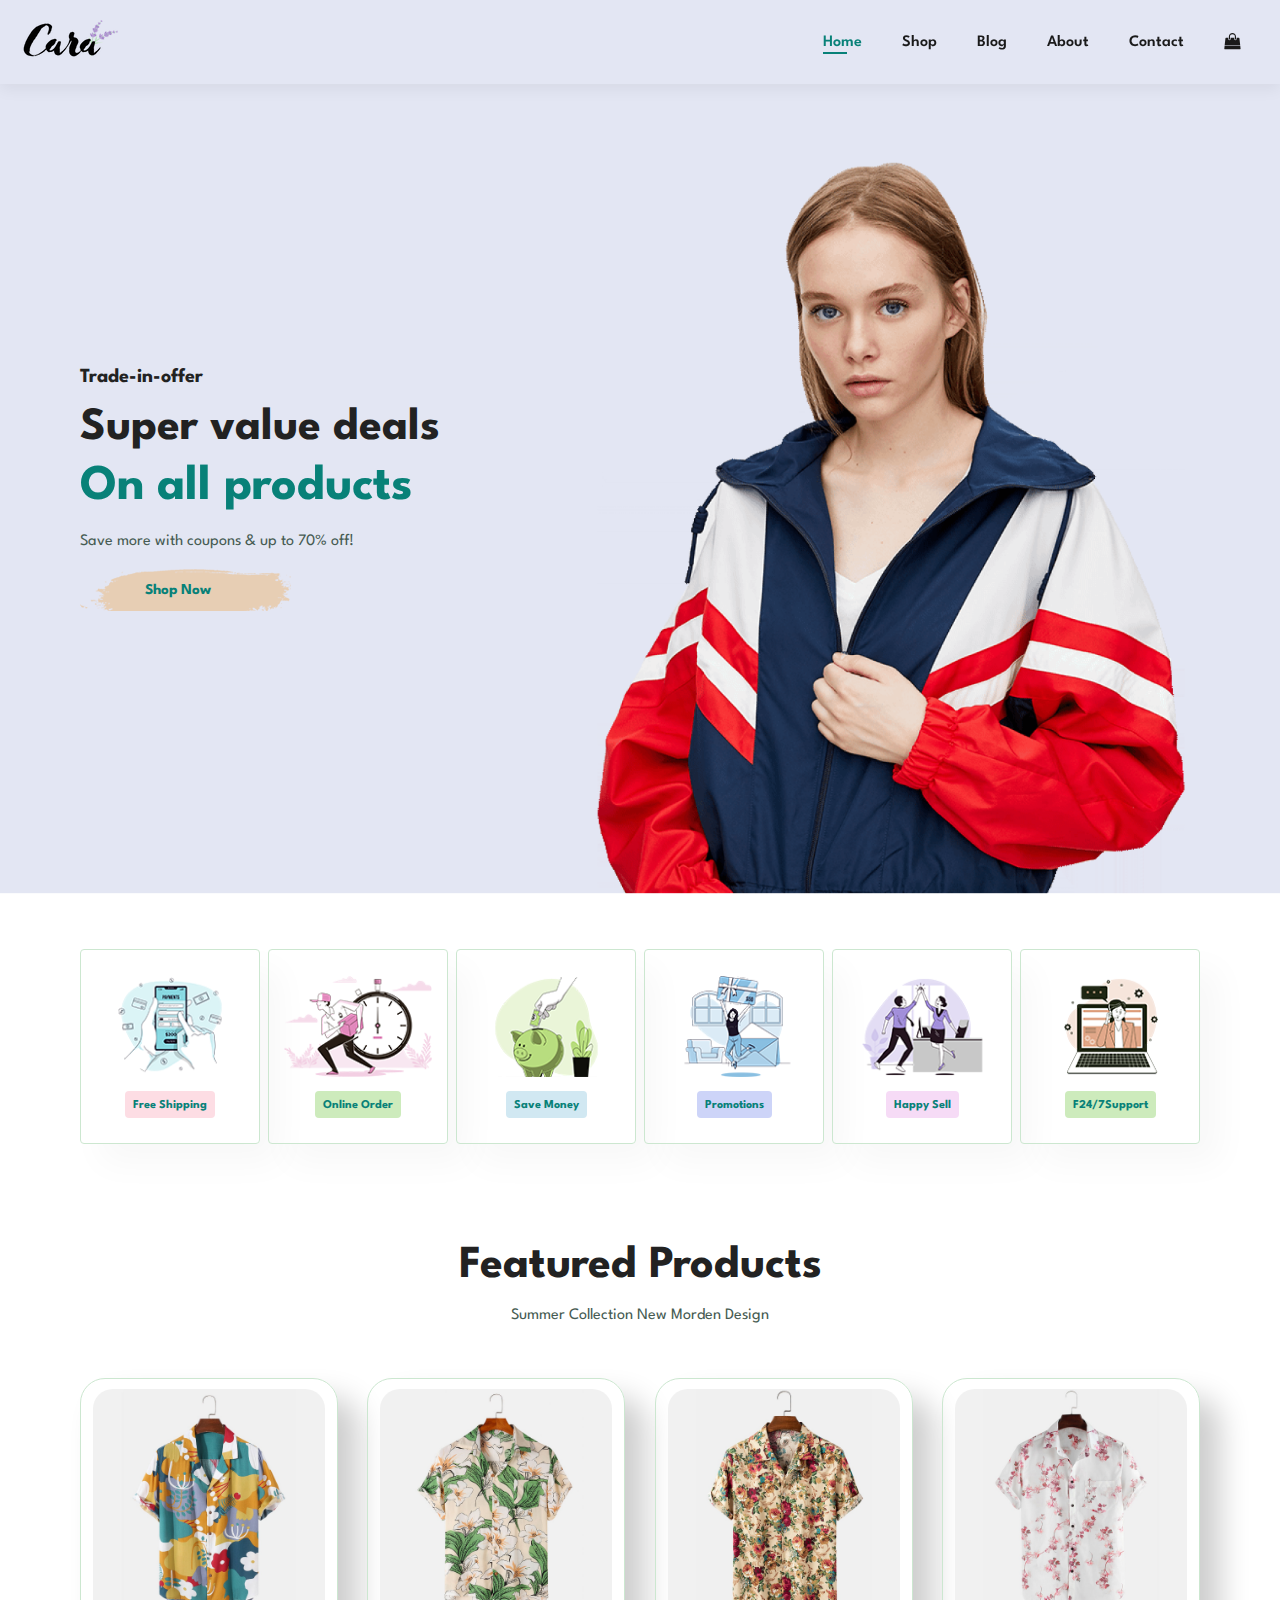
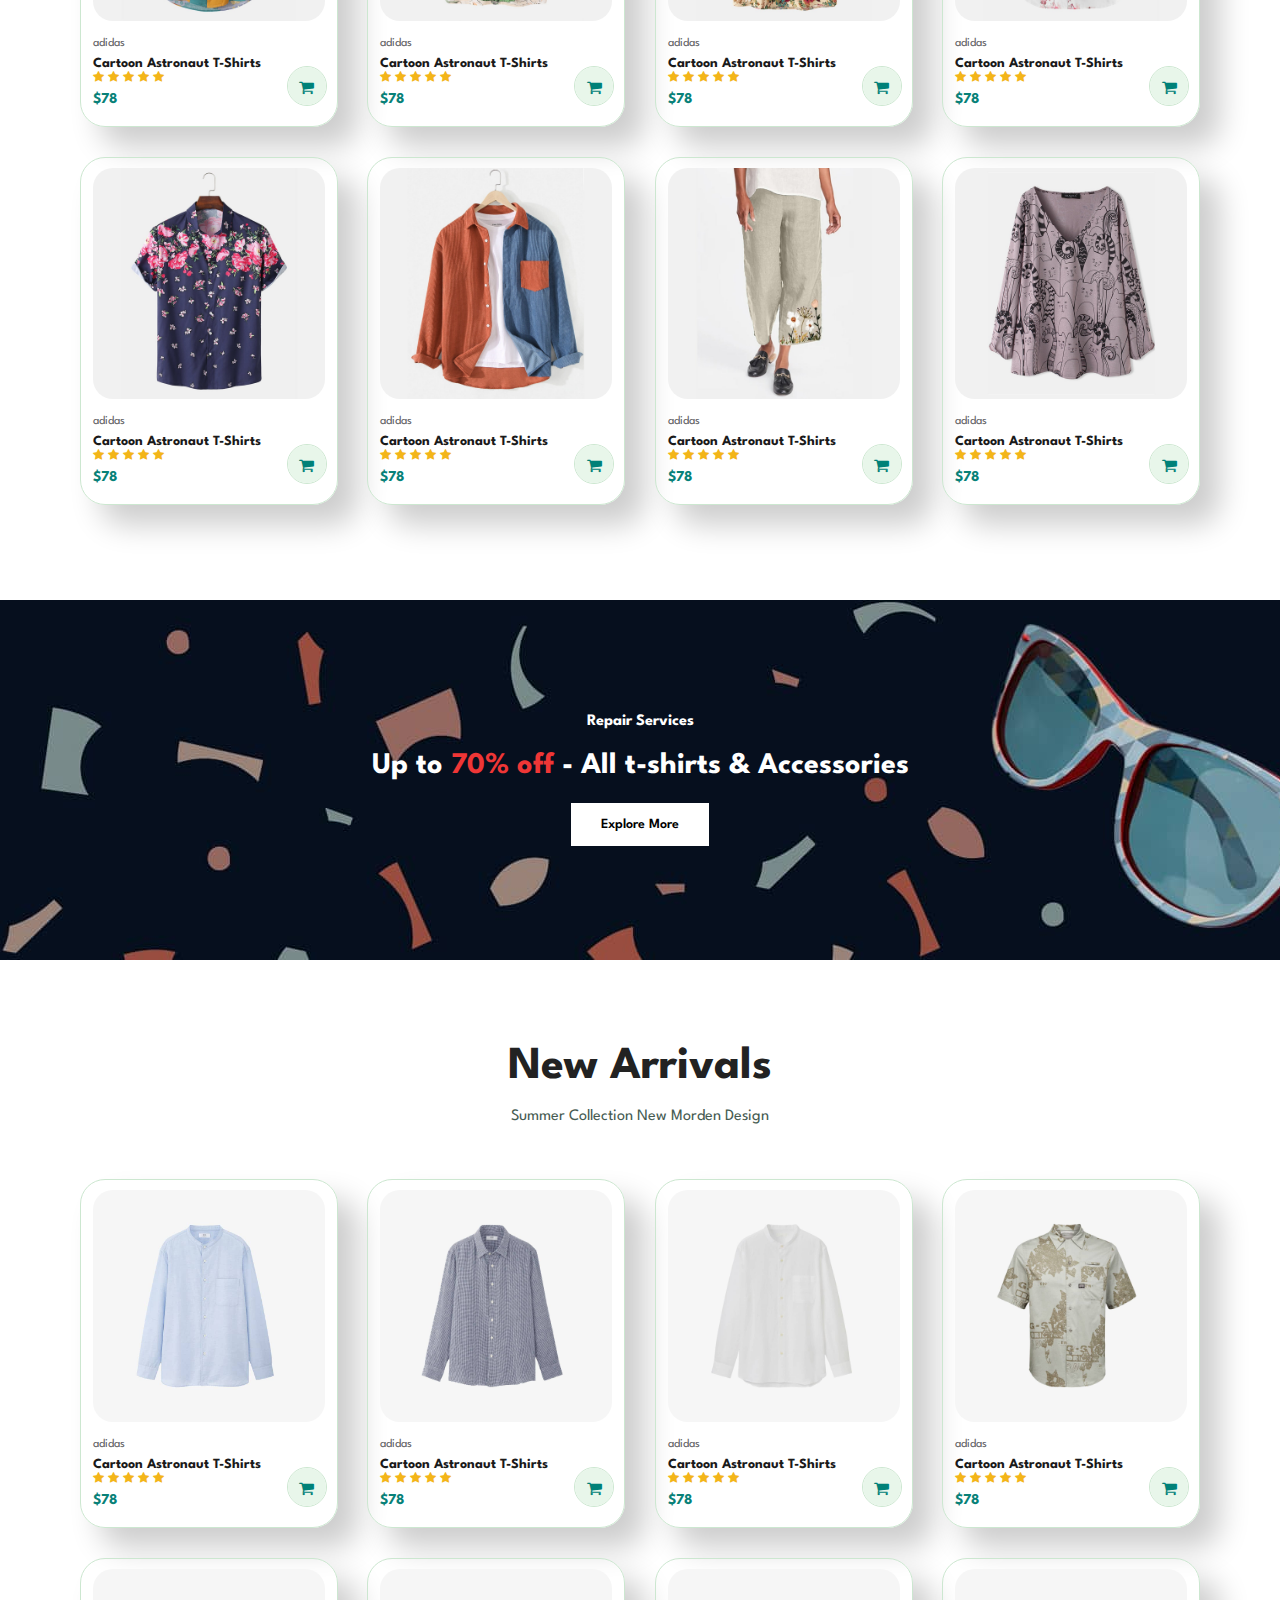
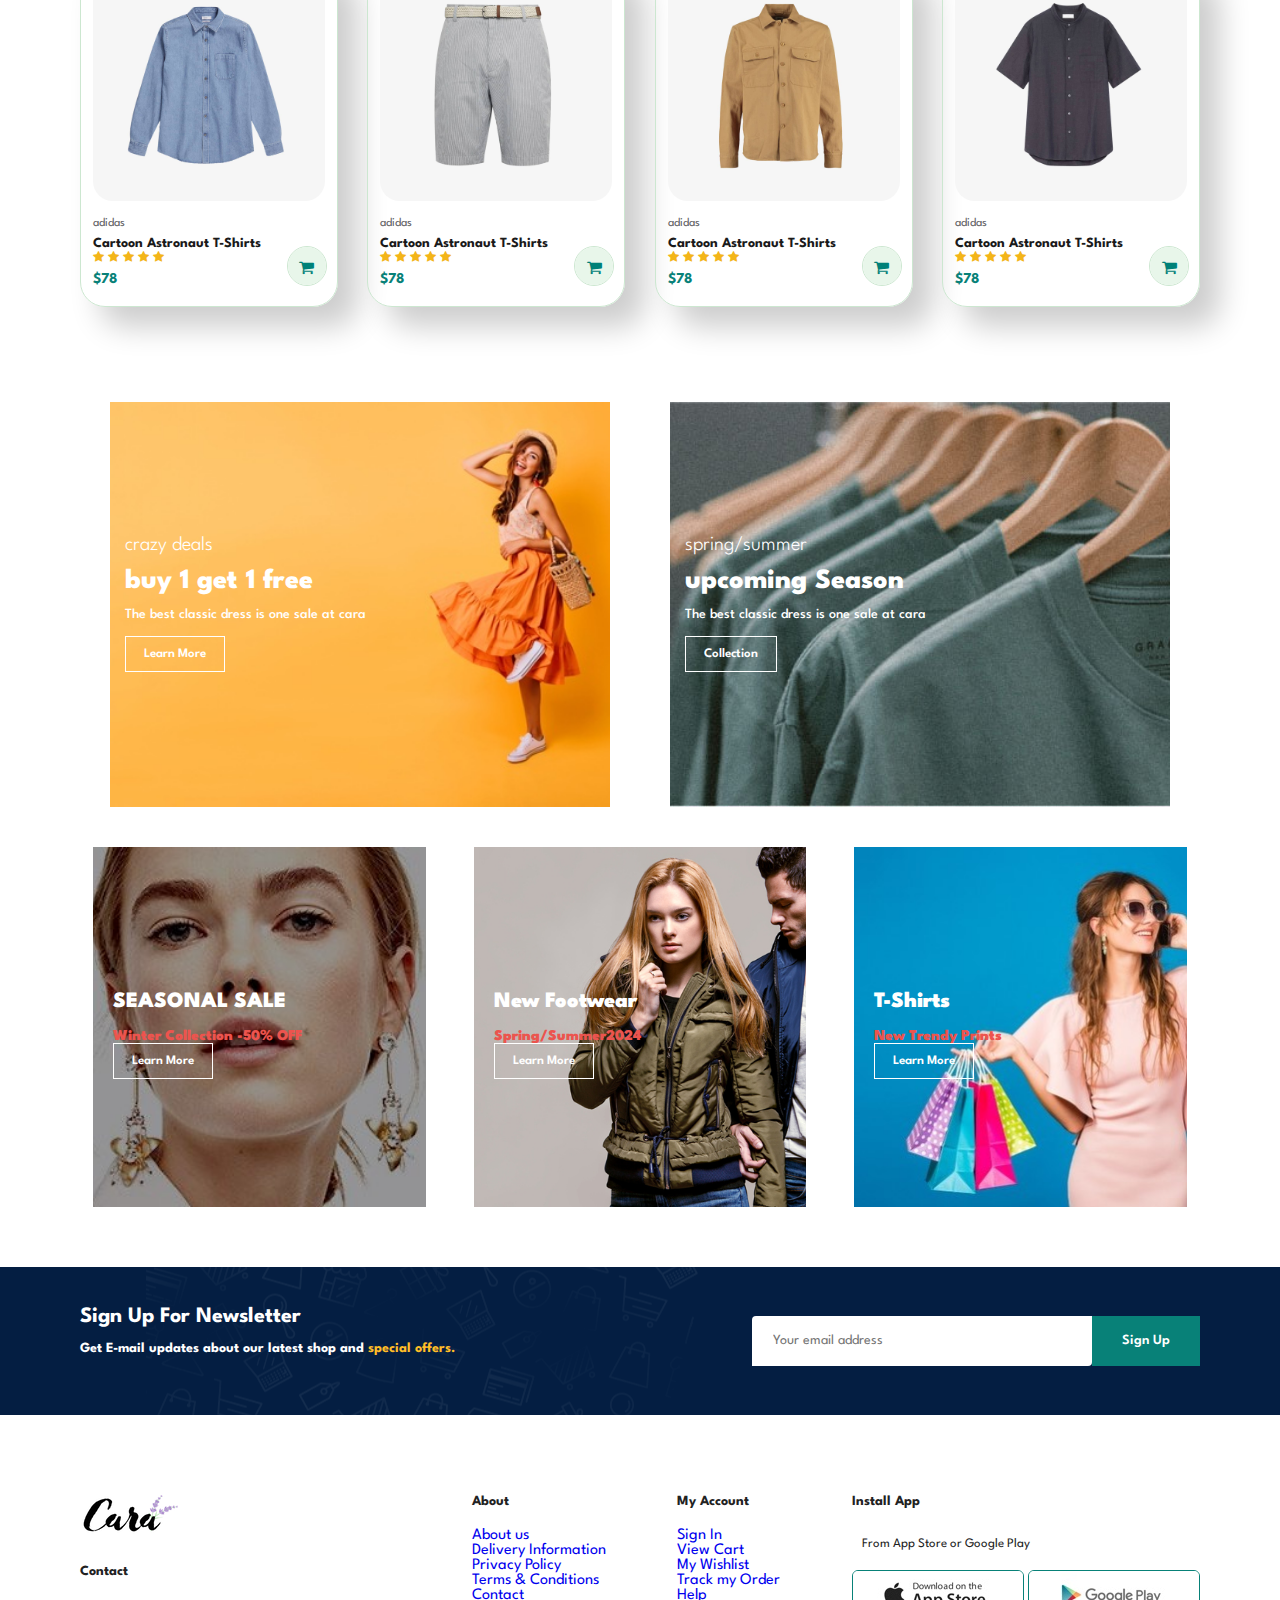
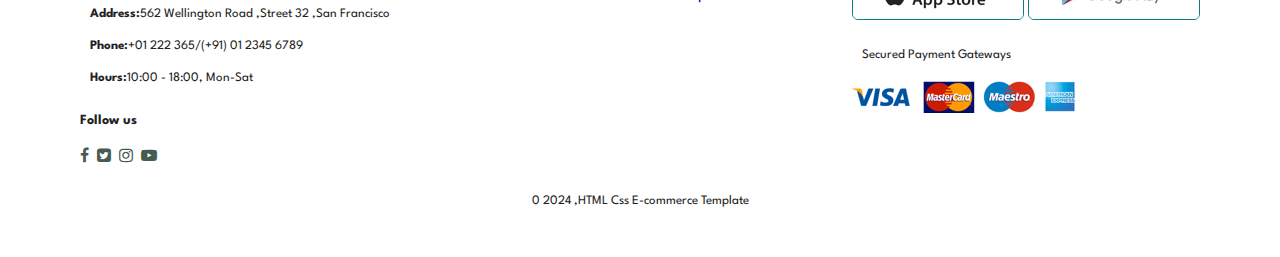
<file: index.html>
<!DOCTYPE html>
<html lang="en">
<head>
    <meta charset="UTF-8">
    <meta name="viewport" content="width=device-width, initial-scale=1.0">
    <title>Document</title>
    <link rel="stylesheet" href="style.css">
    <link rel="stylesheet" href="https://cdnjs.cloudflare.com/ajax/libs/font-awesome/4.7.0/css/font-awesome.min.css">
</head>

<body>

    <section id="header">
        <a href="#"><img src="Images/logo.png" class="logo" alt=""></a>

        <div>
            <ul id="navbar">
                <li><a  class="active" href="index.html">Home</a></li>
                <li><a href="shop.html">Shop</a></li>
                <li><a href="blog.html">Blog</a></li>
                <li><a href="about.html">About</a></li>
                <li><a href="contact.html">Contact</a></li>
                <li id="lg-bag"><a href="cart.html"><i class="fa fa-shopping-bag"></i></a></li>
                <a href="#" id="close"><i class="fa fa-close"></i></a>
            </ul>
        </div>
        <div id="mobile">
            <a href="cart.html"><i class="fa fa-shopping-bag"></i></a>
            <i id="bar" class="fa fa-indent"></i>
        </div>
        
    </section>

    <section id="hero">
        <h4>Trade-in-offer</h4>
        <h2>Super value deals</h2>
        <h1>On all products</h1>
        <p>Save more with coupons & up to 70% off!</p>
        <button>Shop Now</button>
    </section>

    <section id="feature" class="section-p1">
        <div class="fe-box">
            <img src="Images/features/f1.png" alt="">
            <h6>Free Shipping</h6>
        </div>

        <div class="fe-box">
            <img src="Images/features/f2.png" alt="">
            <h6>Online Order</h6>
        </div>

        <div class="fe-box">
            <img src="Images/features/f3.png" alt="">
            <h6>Save Money</h6>
        </div>

        <div class="fe-box">
            <img src="Images/features/f4.png" alt="">
            <h6>Promotions</h6>
        </div>

        <div class="fe-box">
            <img src="Images/features/f5.png" alt="">
            <h6>Happy Sell</h6>
        </div>

        <div class="fe-box">
            <img src="Images/features/f6.png" alt="">
            <h6>F24/7Support</h6>
        </div>
    </section>

    <section id="product1" class="section-p1">
        <h2>Featured Products</h2>
        <p>Summer Collection New Morden Design</p>

        <div class="pro-container">
            <div class="pro">
                <img src="Images/Products/f1.jpg" alt="">
                <div class="des">
                    <span>adidas</span>
                    <h5>Cartoon Astronaut T-Shirts</h5>
                    <div class="star">
                        <i class="fa fa-star"></i>
                        <i class="fa fa-star"></i>
                        <i class="fa fa-star"></i>
                        <i class="fa fa-star"></i>
                        <i class="fa fa-star"></i>
                    </div>
                    <h4>$78</h4>
                </div>
                <a href="#"><i class="fa fa-shopping-cart" id="cart"></i></a>
            </div>

            <div class="pro">
                <img src="Images/Products/f2.jpg" alt="">
                <div class="des">
                    <span>adidas</span>
                    <h5>Cartoon Astronaut T-Shirts</h5>
                    <div class="star">
                        <i class="fa fa-star"></i>
                        <i class="fa fa-star"></i>
                        <i class="fa fa-star"></i>
                        <i class="fa fa-star"></i>
                        <i class="fa fa-star"></i>
                    </div>
                    <h4>$78</h4>
                </div>
                <a href="#"><i class="fa fa-shopping-cart" id="cart"></i></a>
            </div>

            <div class="pro">
                <img src="Images/Products/f3.jpg" alt="">
                <div class="des">
                    <span>adidas</span>
                    <h5>Cartoon Astronaut T-Shirts</h5>
                    <div class="star">
                        <i class="fa fa-star"></i>
                        <i class="fa fa-star"></i>
                        <i class="fa fa-star"></i>
                        <i class="fa fa-star"></i>
                        <i class="fa fa-star"></i>
                    </div>
                    <h4>$78</h4>
                </div>
                <a href="#"><i class="fa fa-shopping-cart" id="cart"></i></a>
            </div>

            <div class="pro">
                <img src="Images/Products/f4.jpg" alt="">
                <div class="des">
                    <span>adidas</span>
                    <h5>Cartoon Astronaut T-Shirts</h5>
                    <div class="star">
                        <i class="fa fa-star"></i>
                        <i class="fa fa-star"></i>
                        <i class="fa fa-star"></i>
                        <i class="fa fa-star"></i>
                        <i class="fa fa-star"></i>
                    </div>
                    <h4>$78</h4>
                </div>
                <a href="#"><i class="fa fa-shopping-cart" id="cart"></i></a>
            </div>

            <div class="pro">
                <img src="Images/Products/f5.jpg" alt="">
                <div class="des">
                    <span>adidas</span>
                    <h5>Cartoon Astronaut T-Shirts</h5>
                    <div class="star">
                        <i class="fa fa-star"></i>
                        <i class="fa fa-star"></i>
                        <i class="fa fa-star"></i>
                        <i class="fa fa-star"></i>
                        <i class="fa fa-star"></i>
                    </div>
                    <h4>$78</h4>
                </div>
                <a href="#"><i class="fa fa-shopping-cart" id="cart"></i></a>
            </div>

            <div class="pro">
                <img src="Images/Products/f6.jpg" alt="">
                <div class="des">
                    <span>adidas</span>
                    <h5>Cartoon Astronaut T-Shirts</h5>
                    <div class="star">
                        <i class="fa fa-star"></i>
                        <i class="fa fa-star"></i>
                        <i class="fa fa-star"></i>
                        <i class="fa fa-star"></i>
                        <i class="fa fa-star"></i>
                    </div>
                    <h4>$78</h4>
                </div>
                <a href="#"><i class="fa fa-shopping-cart" id="cart"></i></a>
            </div>

            <div class="pro">
                <img src="Images/Products/f7.jpg" alt="">
                <div class="des">
                    <span>adidas</span>
                    <h5>Cartoon Astronaut T-Shirts</h5>
                    <div class="star">
                        <i class="fa fa-star"></i>
                        <i class="fa fa-star"></i>
                        <i class="fa fa-star"></i>
                        <i class="fa fa-star"></i>
                        <i class="fa fa-star"></i>
                    </div>
                    <h4>$78</h4>
                </div>
                <a href="#"><i class="fa fa-shopping-cart" id="cart"></i></a>
            </div>

            <div class="pro">
                <img src="Images/Products/f8.jpg" alt="">
                <div class="des">
                    <span>adidas</span>
                    <h5>Cartoon Astronaut T-Shirts</h5>
                    <div class="star">
                        <i class="fa fa-star"></i>
                        <i class="fa fa-star"></i>
                        <i class="fa fa-star"></i>
                        <i class="fa fa-star"></i>
                        <i class="fa fa-star"></i>
                    </div>
                    <h4>$78</h4>
                </div>
                <a href="#"><i class="fa fa-shopping-cart" id="cart"></i></a>
            </div>

            
        </div>
    </section>

    <section id="banner" class="section-m1">
        <h4>Repair Services</h4>
        <h2>Up to <span>70% off</span> - All t-shirts & Accessories</h2>
        <button class="normal">Explore More</button>
    </section>

    <section id="product1" class="section-p1">
        <h2>New Arrivals</h2>
        <p>Summer Collection New Morden Design</p>

        <div class="pro-container">
            <div class="pro">
                <img src="Images/Products/n1.jpg" alt="">
                <div class="des">
                    <span>adidas</span>
                    <h5>Cartoon Astronaut T-Shirts</h5>
                    <div class="star">
                        <i class="fa fa-star"></i>
                        <i class="fa fa-star"></i>
                        <i class="fa fa-star"></i>
                        <i class="fa fa-star"></i>
                        <i class="fa fa-star"></i>
                    </div>
                    <h4>$78</h4>
                </div>
                <a href="#"><i class="fa fa-shopping-cart" id="cart"></i></a>
            </div>

            <div class="pro">
                <img src="Images/Products/n2.jpg" alt="">
                <div class="des">
                    <span>adidas</span>
                    <h5>Cartoon Astronaut T-Shirts</h5>
                    <div class="star">
                        <i class="fa fa-star"></i>
                        <i class="fa fa-star"></i>
                        <i class="fa fa-star"></i>
                        <i class="fa fa-star"></i>
                        <i class="fa fa-star"></i>
                    </div>
                    <h4>$78</h4>
                </div>
                <a href="#"><i class="fa fa-shopping-cart" id="cart"></i></a>
            </div>

            <div class="pro">
                <img src="Images/Products/n3.jpg" alt="">
                <div class="des">
                    <span>adidas</span>
                    <h5>Cartoon Astronaut T-Shirts</h5>
                    <div class="star">
                        <i class="fa fa-star"></i>
                        <i class="fa fa-star"></i>
                        <i class="fa fa-star"></i>
                        <i class="fa fa-star"></i>
                        <i class="fa fa-star"></i>
                    </div>
                    <h4>$78</h4>
                </div>
                <a href="#"><i class="fa fa-shopping-cart" id="cart"></i></a>
            </div>

            <div class="pro">
                <img src="Images/Products/n4.jpg" alt="">
                <div class="des">
                    <span>adidas</span>
                    <h5>Cartoon Astronaut T-Shirts</h5>
                    <div class="star">
                        <i class="fa fa-star"></i>
                        <i class="fa fa-star"></i>
                        <i class="fa fa-star"></i>
                        <i class="fa fa-star"></i>
                        <i class="fa fa-star"></i>
                    </div>
                    <h4>$78</h4>
                </div>
                <a href="#"><i class="fa fa-shopping-cart" id="cart"></i></a>
            </div>

            <div class="pro">
                <img src="Images/Products/n5.jpg" alt="">
                <div class="des">
                    <span>adidas</span>
                    <h5>Cartoon Astronaut T-Shirts</h5>
                    <div class="star">
                        <i class="fa fa-star"></i>
                        <i class="fa fa-star"></i>
                        <i class="fa fa-star"></i>
                        <i class="fa fa-star"></i>
                        <i class="fa fa-star"></i>
                    </div>
                    <h4>$78</h4>
                </div>
                <a href="#"><i class="fa fa-shopping-cart" id="cart"></i></a>
            </div>

            <div class="pro">
                <img src="Images/Products/n6.jpg" alt="">
                <div class="des">
                    <span>adidas</span>
                    <h5>Cartoon Astronaut T-Shirts</h5>
                    <div class="star">
                        <i class="fa fa-star"></i>
                        <i class="fa fa-star"></i>
                        <i class="fa fa-star"></i>
                        <i class="fa fa-star"></i>
                        <i class="fa fa-star"></i>
                    </div>
                    <h4>$78</h4>
                </div>
                <a href="#"><i class="fa fa-shopping-cart" id="cart"></i></a>
            </div>

            <div class="pro">
                <img src="Images/Products/n7.jpg" alt="">
                <div class="des">
                    <span>adidas</span>
                    <h5>Cartoon Astronaut T-Shirts</h5>
                    <div class="star">
                        <i class="fa fa-star"></i>
                        <i class="fa fa-star"></i>
                        <i class="fa fa-star"></i>
                        <i class="fa fa-star"></i>
                        <i class="fa fa-star"></i>
                    </div>
                    <h4>$78</h4>
                </div>
                <a href="#"><i class="fa fa-shopping-cart" id="cart"></i></a>
            </div>

            <div class="pro">
                <img src="Images/Products/n8.jpg" alt="">
                <div class="des">
                    <span>adidas</span>
                    <h5>Cartoon Astronaut T-Shirts</h5>
                    <div class="star">
                        <i class="fa fa-star"></i>
                        <i class="fa fa-star"></i>
                        <i class="fa fa-star"></i>
                        <i class="fa fa-star"></i>
                        <i class="fa fa-star"></i>
                    </div>
                    <h4>$78</h4>
                </div>
                <a href="#"><i class="fa fa-shopping-cart" id="cart"></i></a>
            </div>
        </section>
            
    <section id="sm-banner" class="section-p1">
        <div class="banner-box">
            <h4>crazy deals</h4>
            <h2>buy 1 get 1 free</h2>
            <span>The best classic dress is one sale at cara</span>
            <button class="white">Learn More</button>
        </div>

        <div class="banner-box banner-box2">
            <h4>spring/summer</h4>
            <h2>upcoming Season</h2>
            <span>The best classic dress is one sale at cara</span>
            <button class="white">Collection </button>
        </div>
    </section>

    <section id="banner3">
        <div class="banner-box">
            <h2>SEASONAL SALE</h2>
            <h3>Winter Collection -50% OFF</h3>
            <button class="white">Learn More</button>
        </div>

        <div class="banner-box banner-box2">
            <h2>New Footwear </h2>
            <h3>Spring/Summer2024</h3>
            <button class="white">Learn More</button>
        </div>

        <div class="banner-box banner-box3">
            <h2>T-Shirts</h2>
            <h3>New Trendy Prints</h3>
            <button class="white">Learn More</button>
        </div>
    </section>

    <section id="newsletter" class="section-p1 section-m1">
        <div class="newstext">
            <h4>Sign Up For Newsletter</h4>
            <p>Get E-mail updates about our latest shop and <span>special offers.</span> </p>
        </div>
        <div class="form">
            <input type="text" placeholder="Your email address">
            <button class="normal">Sign Up</button>
        </div>
    </section>

    <footer class="section-p1">

        <div class="col">
            <img class="logo" src="Images/logo.png" alt="">
            <h4>Contact</h4>
            <p><strong>Address:</strong>562 Wellington Road ,Street 32 ,San Francisco </p>
            <p><strong>Phone:</strong>+01 222 365/(+91) 01 2345 6789</p>
            <p><strong>Hours:</strong>10:00 - 18:00, Mon-Sat </p>
            <div class="follow">
                <h4>Follow us</h4>
                <div class="icon">
                    <i class="fa fa-facebook-f"></i>
                    <i class="fa fa-twitter-square"></i>
                    <i class="fa fa-instagram"></i>
                    <i class="fa fa-youtube-play"></i>
                </div>
            </div>
        </div> 

        <div class="col">
            <h4>About</h4>
            <a href="#">About us</a>
            <a href="#">Delivery Information</a>
            <a href="#">Privacy Policy</a>
            <a href="#">Terms & Conditions</a>
            <a href="#">Contact</a>
        </div>

        <div class="col">
            <h4>My Account</h4>
            <a href="#">Sign In</a>
            <a href="#">View Cart</a>
            <a href="#">My Wishlist</a>
            <a href="#">Track my Order</a>
            <a href="#">Help</a>
        </div>

        <div class="col install">
            <h4>Install App</h4>
            <p>From App Store or Google Play</p>
            <div class="row">
                <img src="Images/pay/app.jpg" alt="">
                <img src="Images/pay/play.jpg" alt="">
            </div>
            <p>Secured Payment Gateways</p>
            <img src="Images/pay/pay.png" alt="">
        </div>

        <div class="copyright">
            <p>0 2024 ,HTML Css E-commerce Template</p>
        </div>
    </footer>
    <script src="script.js"></script>
</body>
</html>
</file>
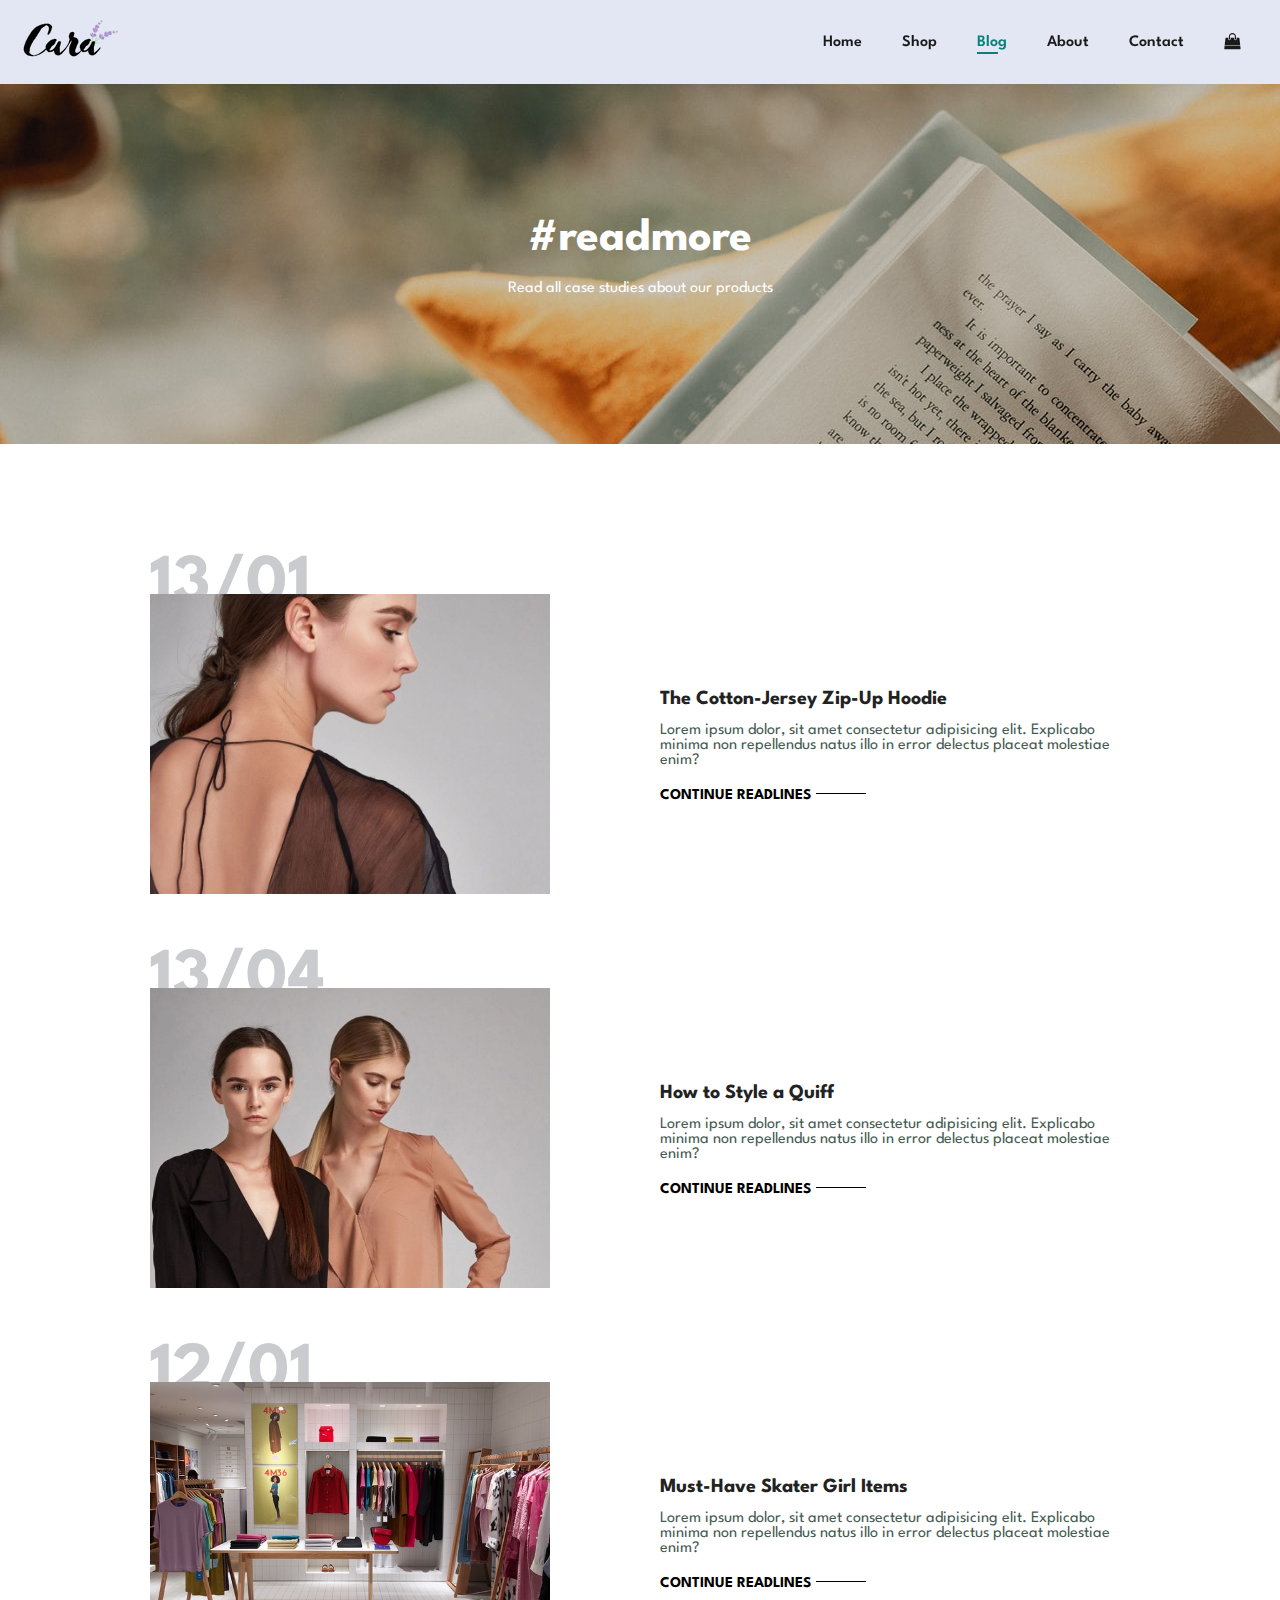
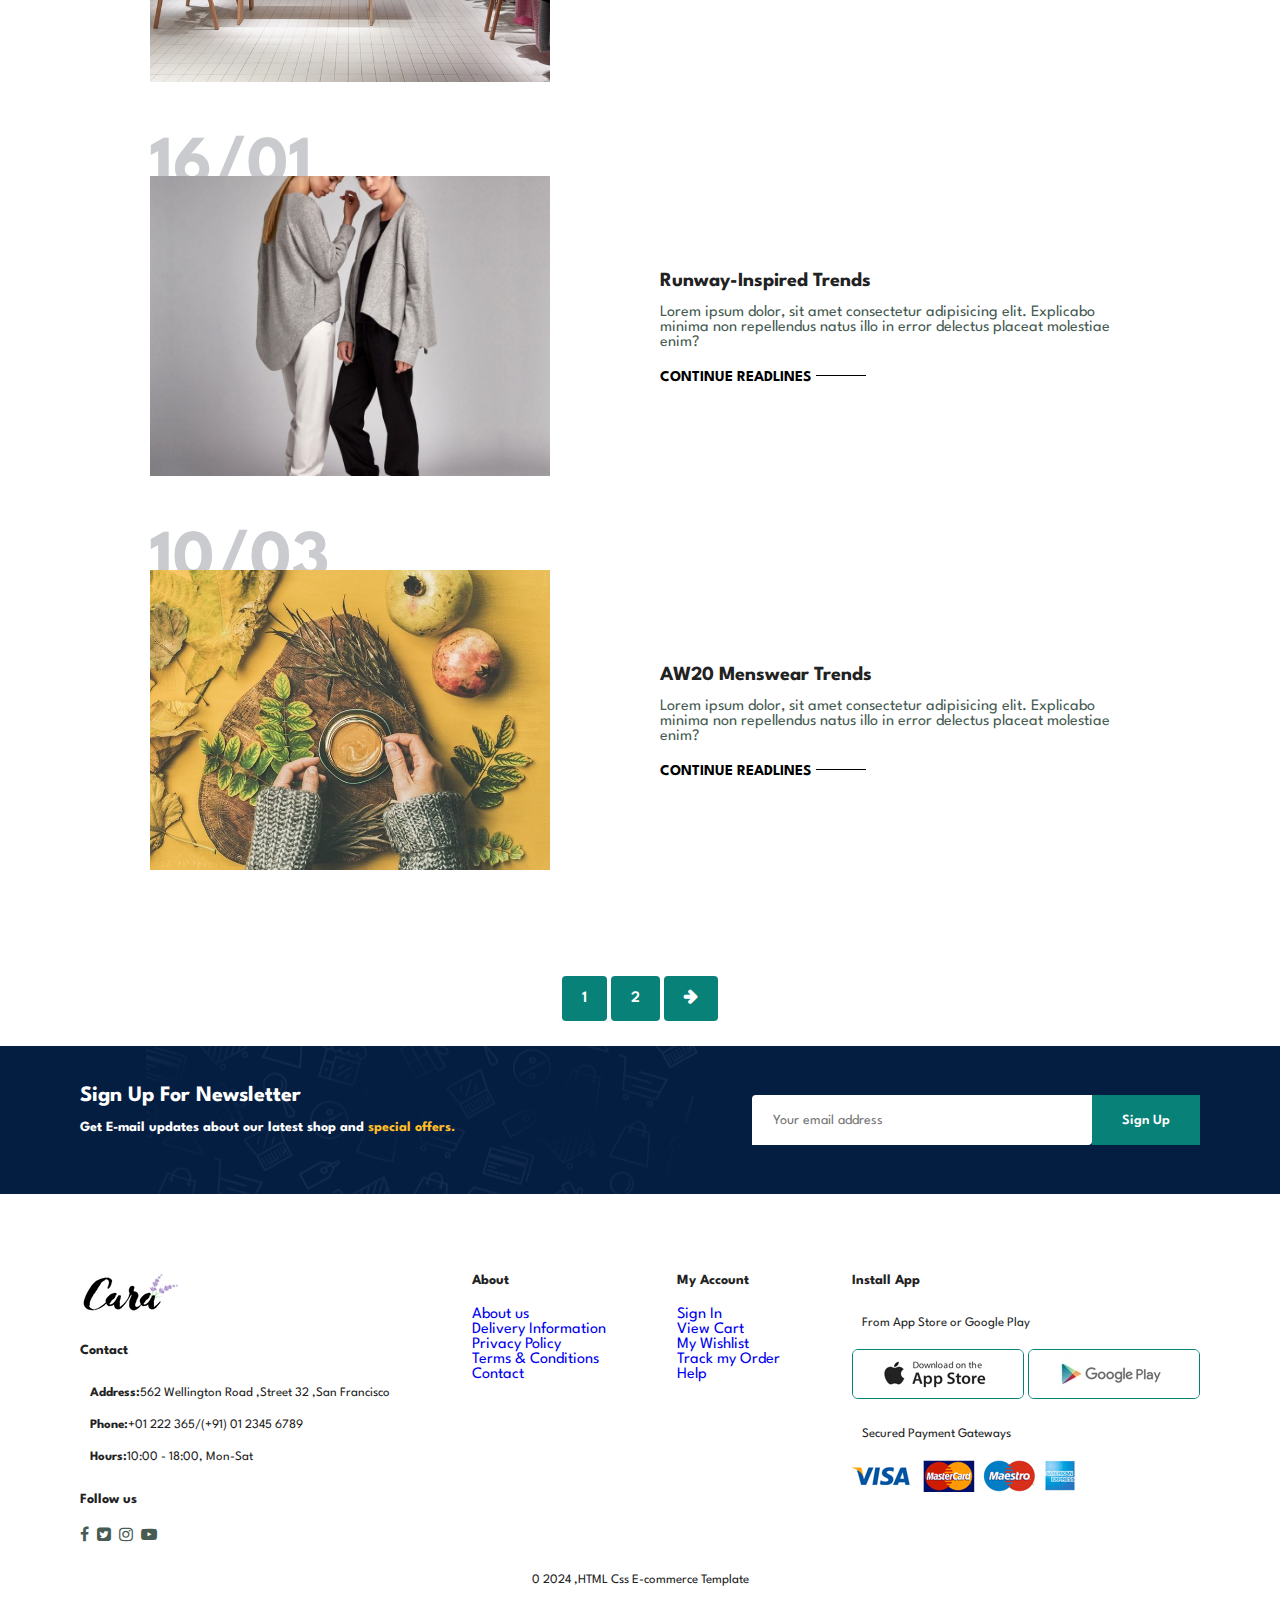
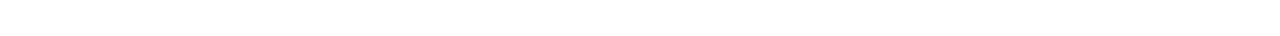
<file: blog.html>
<!DOCTYPE html>
<html lang="en">
<head>
    <meta charset="UTF-8">
    <meta name="viewport" content="width=device-width, initial-scale=1.0">
    <title>Document</title>
    <link rel="stylesheet" href="style.css">
    <link rel="stylesheet" href="https://cdnjs.cloudflare.com/ajax/libs/font-awesome/4.7.0/css/font-awesome.min.css">
</head>

<body>

    <section id="header">
        <a href="#"><img src="Images/logo.png" class="logo" alt=""></a>

        <div>
            <ul id="navbar">
                <li><a  href="index.html">Home</a></li>
                <li><a href="shop.html">Shop</a></li>
                <li><a  class="active"  href="blog.html">Blog</a></li>
                <li><a href="about.html">About</a></li>
                <li><a href="contact.html">Contact</a></li>
                <li id="lg-bag"><a href="cart.html"><i class="fa fa-shopping-bag"></i></a></li>
                <a href="#" id="close"><i class="fa fa-close"></i></a>
            </ul>
        </div>
        <div id="mobile">
            <a href="cart.html"><i class="fa fa-shopping-bag"></i></a>
            <i id="bar" class="fa fa-indent"></i>
        </div>
        
    </section>

    <section id="page-header" class="blog-header">
        <h2>#readmore</h2>
        <p>Read all case studies about our products</p>
        </section>
    
        <section id="blog">
            <div class="blog-box">
                <div class="blog-img">
                    <img src="Images/blog/b1.jpg" alt="">
                </div>
                <div class="blog-details">
                    <h4>The Cotton-Jersey Zip-Up Hoodie</h4>
                    <p>Lorem ipsum dolor, sit amet consectetur adipisicing elit. 
                        Explicabo minima non repellendus natus illo in error delectus placeat molestiae enim?</p>
                    <a href="#">CONTINUE READLINES </a>
                </div>
                <h1>13/01</h1>
            </div>

            <div class="blog-box">
                <div class="blog-img">
                    <img src="Images/blog/b2.jpg" alt="">
                </div>
                <div class="blog-details">
                    <h4>How to Style  a Quiff</h4>
                    <p>Lorem ipsum dolor, sit amet consectetur adipisicing elit. 
                        Explicabo minima non repellendus natus illo in error delectus placeat molestiae enim?</p>
                    <a href="#">CONTINUE READLINES </a>
                </div>
                <h1>13/04</h1>
            </div>

            <div class="blog-box">
                <div class="blog-img">
                    <img src="Images/blog/b3.jpg" alt="">
                </div>
                <div class="blog-details">
                    <h4>Must-Have Skater Girl Items</h4>
                    <p>Lorem ipsum dolor, sit amet consectetur adipisicing elit. 
                        Explicabo minima non repellendus natus illo in error delectus placeat molestiae enim?</p>
                    <a href="#">CONTINUE READLINES </a>
                </div>
                <h1>12/01</h1>
            </div>

            <div class="blog-box">
                <div class="blog-img">
                    <img src="Images/blog/b4.jpg" alt="">
                </div>
                <div class="blog-details">
                    <h4>Runway-Inspired Trends</h4>
                    <p>Lorem ipsum dolor, sit amet consectetur adipisicing elit. 
                        Explicabo minima non repellendus natus illo in error delectus placeat molestiae enim?</p>
                    <a href="#">CONTINUE READLINES </a>
                </div>
                <h1>16/01</h1>
            </div>

            <div class="blog-box">
                <div class="blog-img">
                    <img src="Images/blog/b6.jpg" alt="">
                </div>
                <div class="blog-details">
                    <h4>AW20 Menswear Trends</h4>
                    <p>Lorem ipsum dolor, sit amet consectetur adipisicing elit. 
                        Explicabo minima non repellendus natus illo in error delectus placeat molestiae enim?</p>
                    <a href="#">CONTINUE READLINES </a>
                </div>
                <h1>10/03</h1>
            </div>
        </section>
     
    <section id="pagination">
            <a href="#">1</a>
            <a href="#">2</a>
            <a href="#"><i class="fa solid fa-arrow-right"></i></i></a>
    </section>


    <section id="newsletter" class="section-p1 section-m1">
        <div class="newstext">
            <h4>Sign Up For Newsletter</h4>
            <p>Get E-mail updates about our latest shop and <span>special offers.</span> </p>
        </div>
        <div class="form">
            <input type="text" placeholder="Your email address">
            <button class="normal">Sign Up</button>
        </div>
    </section>

    <footer class="section-p1">

        <div class="col">
            <img class="logo" src="Images/logo.png" alt="">
            <h4>Contact</h4>
            <p><strong>Address:</strong>562 Wellington Road ,Street 32 ,San Francisco </p>
            <p><strong>Phone:</strong>+01 222 365/(+91) 01 2345 6789</p>
            <p><strong>Hours:</strong>10:00 - 18:00, Mon-Sat </p>
            <div class="follow">
                <h4>Follow us</h4>
                <div class="icon">
                    <i class="fa fa-facebook-f"></i>
                    <i class="fa fa-twitter-square"></i>
                    <i class="fa fa-instagram"></i>
                    <i class="fa fa-youtube-play"></i>
                </div>
            </div>
        </div> 

        <div class="col">
            <h4>About</h4>
            <a href="#">About us</a>
            <a href="#">Delivery Information</a>
            <a href="#">Privacy Policy</a>
            <a href="#">Terms & Conditions</a>
            <a href="#">Contact</a>
        </div>

        <div class="col">
            <h4>My Account</h4>
            <a href="#">Sign In</a>
            <a href="#">View Cart</a>
            <a href="#">My Wishlist</a>
            <a href="#">Track my Order</a>
            <a href="#">Help</a>
        </div>

        <div class="col install">
            <h4>Install App</h4>
            <p>From App Store or Google Play</p>
            <div class="row">
                <img src="Images/pay/app.jpg" alt="">
                <img src="Images/pay/play.jpg" alt="">
            </div>
            <p>Secured Payment Gateways</p>
            <img src="Images/pay/pay.png" alt="">
        </div>

        <div class="copyright">
            <p>0 2024 ,HTML Css E-commerce Template</p>
        </div>
    </footer>
    <script src="script.js"></script>
</body>
</html>
</file>
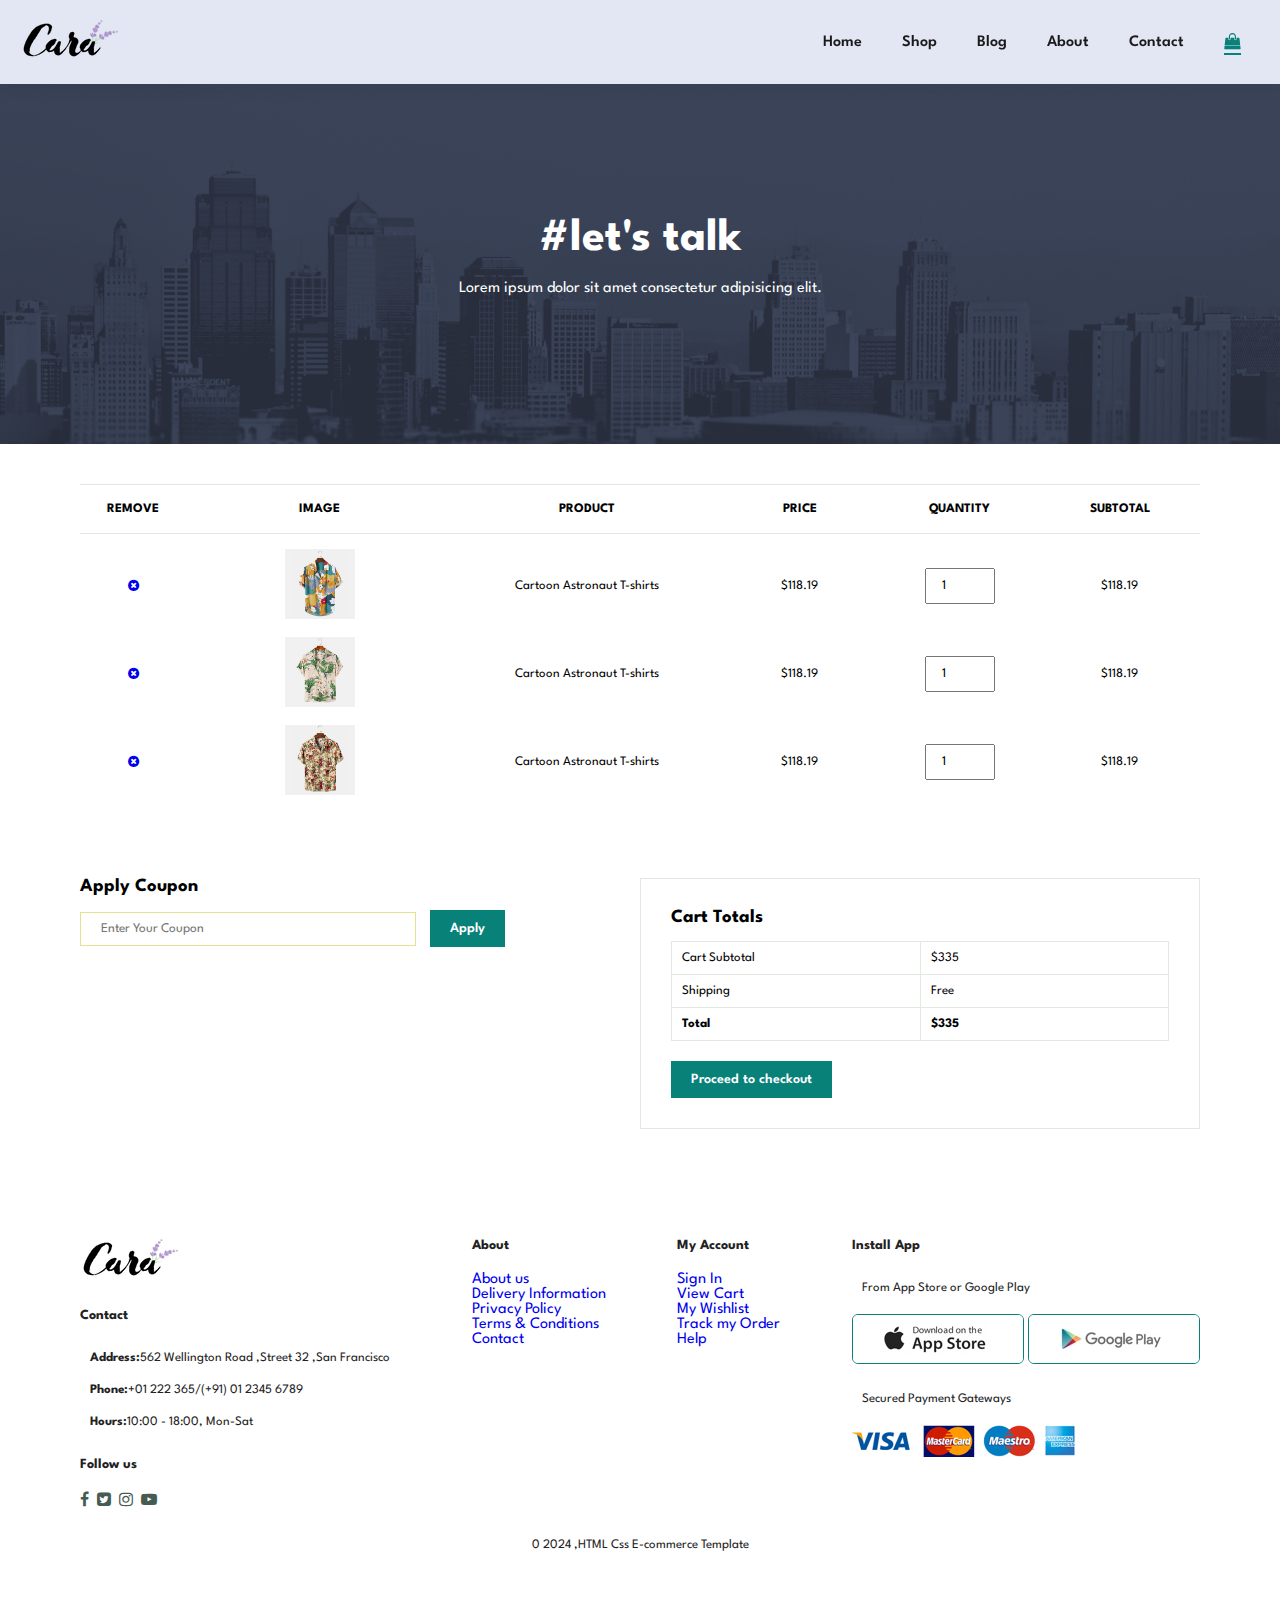
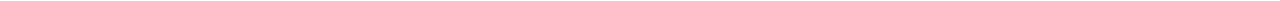
<file: cart.html>
<!DOCTYPE html>
<html lang="en">
<head>
    <meta charset="UTF-8">
    <meta name="viewport" content="width=device-width, initial-scale=1.0">
    <title>Document</title>
    <link rel="stylesheet" href="style.css">
    <link rel="stylesheet" href="https://cdnjs.cloudflare.com/ajax/libs/font-awesome/4.7.0/css/font-awesome.min.css">
</head>

<body>

    <section id="header">
        <a href="#"><img src="Images/logo.png" class="logo" alt=""></a>

        <div>
            <ul id="navbar">
                <li><a href="index.html">Home</a></li>
                <li><a href="shop.html">Shop</a></li>
                <li><a href="blog.html">Blog</a></li>
                <li><a href="about.html">About</a></li>
                <li><a href="contact.html">Contact</a></li>
                <li id="lg-bag"><a class="active" href="cart.html"><i class="fa fa-shopping-bag"></i></a></li>
                <a href="#" id="close"><i class="fa fa-close"></i></a>
            </ul>
        </div>
        <div id="mobile">
            <a href="cart.html"><i class="fa fa-shopping-bag"></i></a>
            <i id="bar" class="fa fa-indent"></i>
        </div>
        
    </section>

    <section id="page-header" class="about-header">
        <h2>#let's talk</h2>
        <p>Lorem ipsum dolor sit amet consectetur adipisicing elit.</p>
    </section>

    <section id="cart" class="section-p1">
        <table width="100%">
            <thead>
                <tr>
                    <td>Remove</td>
                    <td>Image</td>
                    <td>Product</td>
                    <td>Price</td>
                    <td>Quantity</td>
                    <td>Subtotal</td>
                </tr>
            </thead>
            <tbody>
                <tr>
                    <td><a href="#"><i class="fa fa-times-circle"></i></a></td>
                    <td> <img src="Images/Products/f1.jpg" alt=""></td>
                    <td>Cartoon Astronaut T-shirts</td>
                    <td>$118.19</td>
                    <td><input type="number" value="1" ></td>
                    <td>$118.19</td>
                </tr>
                <tr>
                    <td><a href="#"><i class="fa fa-times-circle"></i></a></td>
                    <td> <img src="Images/Products/f2.jpg" alt=""></td>
                    <td>Cartoon Astronaut T-shirts</td>
                    <td>$118.19</td>
                    <td><input type="number" value="1" ></td>
                    <td>$118.19</td>
                </tr>
                <tr>
                    <td><a href="#"><i class="fa fa-times-circle"></i></a></td>
                    <td> <img src="Images/Products/f3.jpg" alt=""></td>
                    <td>Cartoon Astronaut T-shirts</td>
                    <td>$118.19</td>
                    <td><input type="number" value="1" ></td>
                    <td>$118.19</td>
                </tr>
                
            </tbody>
        </table>
    </section>
    
    <section id="cart-add" class="section-p1">
        <div id="coupon">
            <h3>Apply Coupon</h3>
            <div>
                <input type="text" placeholder="Enter Your Coupon">
                <button class="normal">Apply</button>
            </div>
        </div>
        
        <div id="subtotal">
            <h3>Cart Totals</h3>
            <table>
                <tr>
                    <td>Cart Subtotal</td>
                    <td>$335</td>
                </tr>
                <tr>
                    <td>Shipping</td>
                    <td>Free</td>
                </tr>
                <tr>
                    <td><strong>Total</strong></td>
                    <td><strong>$335</strong></td>
                </tr>
            </table>
            <button class="normal">Proceed to checkout</button>
        </div>
    </section>
     
    <footer class="section-p1">

        <div class="col">
            <img class="logo" src="Images/logo.png" alt="">
            <h4>Contact</h4>
            <p><strong>Address:</strong>562 Wellington Road ,Street 32 ,San Francisco </p>
            <p><strong>Phone:</strong>+01 222 365/(+91) 01 2345 6789</p>
            <p><strong>Hours:</strong>10:00 - 18:00, Mon-Sat </p>
            <div class="follow">
                <h4>Follow us</h4>
                <div class="icon">
                    <i class="fa fa-facebook-f"></i>
                    <i class="fa fa-twitter-square"></i>
                    <i class="fa fa-instagram"></i>
                    <i class="fa fa-youtube-play"></i>
                </div>
            </div>
        </div> 

        <div class="col">
            <h4>About</h4>
            <a href="#">About us</a>
            <a href="#">Delivery Information</a>
            <a href="#">Privacy Policy</a>
            <a href="#">Terms & Conditions</a>
            <a href="#">Contact</a>
        </div>

        <div class="col">
            <h4>My Account</h4>
            <a href="#">Sign In</a>
            <a href="#">View Cart</a>
            <a href="#">My Wishlist</a>
            <a href="#">Track my Order</a>
            <a href="#">Help</a>
        </div>

        <div class="col install">
            <h4>Install App</h4>
            <p>From App Store or Google Play</p>
            <div class="row">
                <img src="Images/pay/app.jpg" alt="">
                <img src="Images/pay/play.jpg" alt="">
            </div>
            <p>Secured Payment Gateways</p>
            <img src="Images/pay/pay.png" alt="">
        </div>

        <div class="copyright">
            <p>0 2024 ,HTML Css E-commerce Template</p>
        </div>
    </footer>
    <script src="script.js"></script>
</body>
</html>
</file>
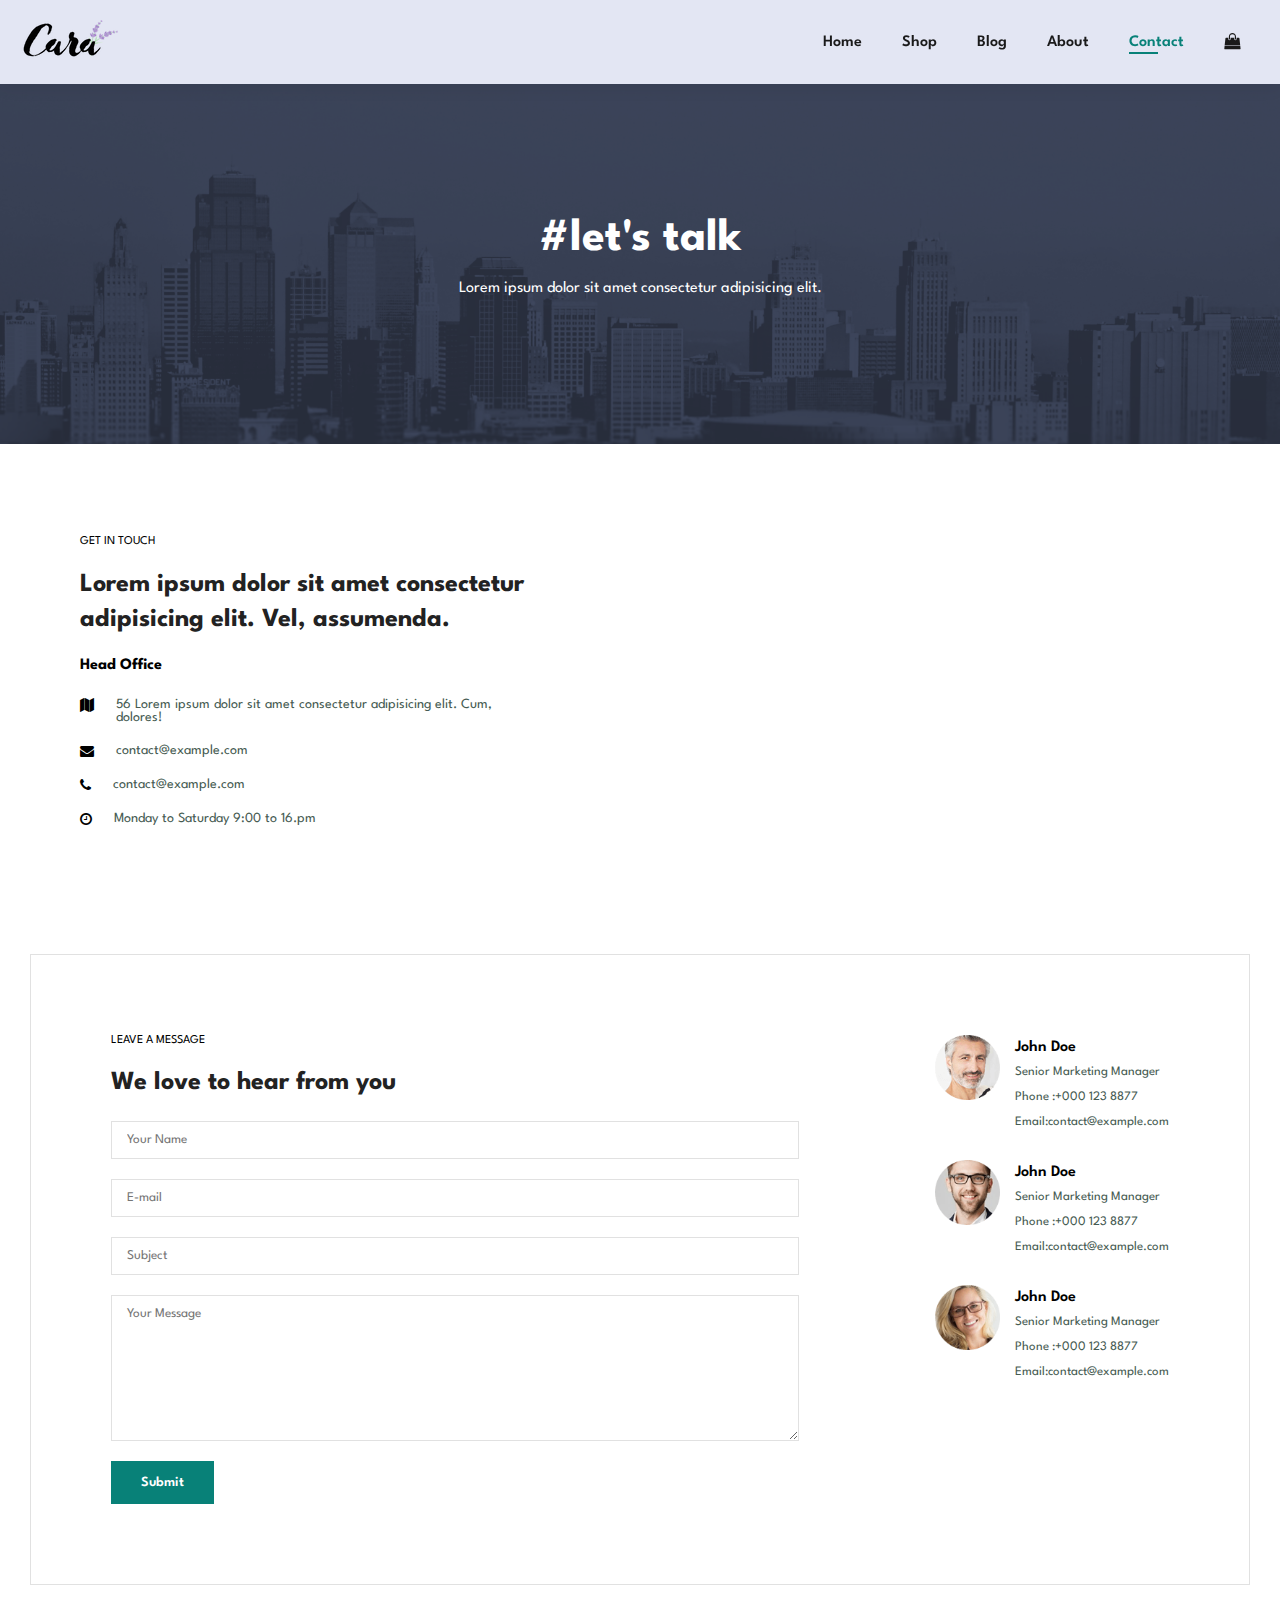
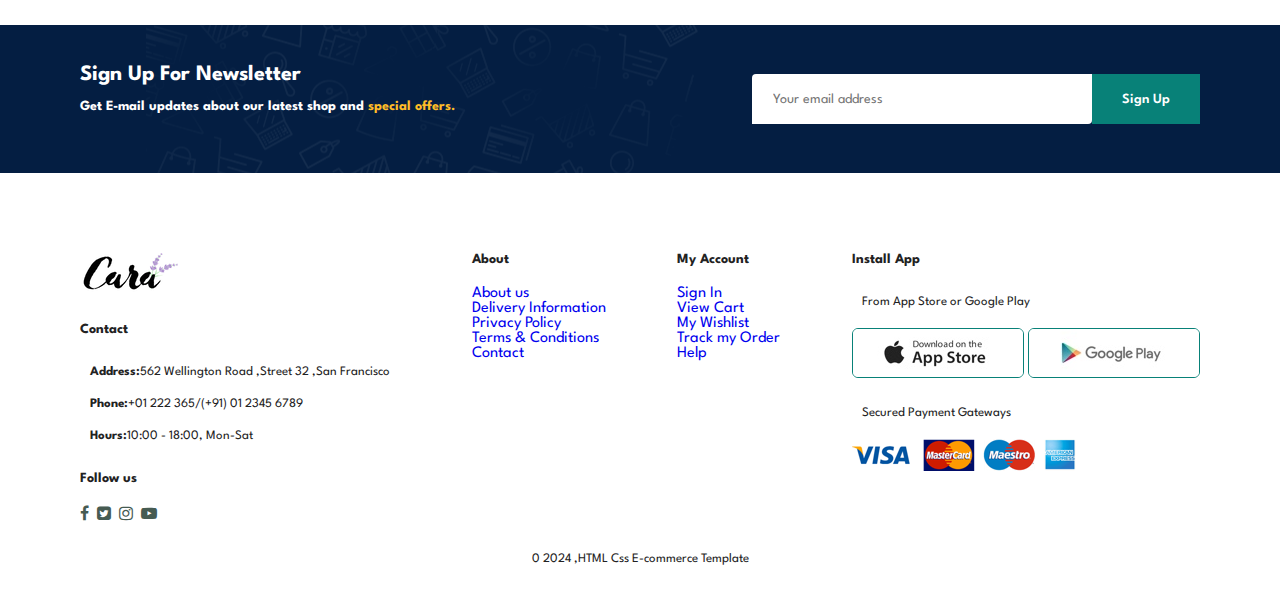
<file: contact.html>
<!DOCTYPE html>
<html lang="en">
<head>
    <meta charset="UTF-8">
    <meta name="viewport" content="width=device-width, initial-scale=1.0">
    <title>Document</title>
    <link rel="stylesheet" href="style.css">
    <link rel="stylesheet" href="https://cdnjs.cloudflare.com/ajax/libs/font-awesome/4.7.0/css/font-awesome.min.css">
</head>

<body>

    <section id="header">
        <a href="#"><img src="Images/logo.png" class="logo" alt=""></a>

        <div>
            <ul id="navbar">
                <li><a href="index.html">Home</a></li>
                <li><a href="shop.html">Shop</a></li>
                <li><a href="blog.html">Blog</a></li>
                <li><a href="about.html">About</a></li>
                <li><a  class="active" href="contact.html">Contact</a></li>
                <li id="lg-bag"><a href="cart.html"><i class="fa fa-shopping-bag"></i></a></li>
                <a href="#" id="close"><i class="fa fa-close"></i></a>
            </ul>
        </div>
        <div id="mobile">
            <a href="cart.html"><i class="fa fa-shopping-bag"></i></a>
            <i id="bar" class="fa fa-indent"></i>
        </div>
        
    </section>

    <section id="page-header" class="about-header">
        <h2>#let's talk</h2>
        <p>Lorem ipsum dolor sit amet consectetur adipisicing elit.</p>
    </section>

    <section id="contact-details" class="section-p1">
        <div class="details">
            <span>GET IN TOUCH</span>
            <h2>Lorem ipsum dolor sit amet consectetur adipisicing elit. Vel, assumenda. </h2>
            <h3>Head Office</h3>

            <div>
                <li>
                    <i class="fa fa-map"></i>
                    <p>56 Lorem ipsum dolor sit amet consectetur adipisicing elit. Cum, dolores!</p>
                </li>
                <li>
                    <i class="fa fa-envelope"></i>
                    <p>contact@example.com</p>
                </li>
                <li>
                    <i class="fa fa-phone"></i> 
                    <p>contact@example.com</p>
                </li>
                <li>
                    <i class="fa fa-clock-o"></i>
                    <p>Monday to Saturday 9:00 to 16.pm</p>
                </li>
            </div>
        </div>

        <div class="map">
            <iframe src="https://www.google.com/maps/embed?pb=!1m18!1m12!1m3!1d114306.3384702245!2d74.55331073290739!3d26.453373265314!2m3!1f0!2f0!3f0!3m2!1i1024!2i768!4f13.1!3m3!1m2!1s0x396be6d8fcb7cd01%3A0xcbaf8f12eb8100ee!2sAjmer%2C%20Rajasthan!5e0!3m2!1sen!2sin!4v1722248691870!5m2!1sen!2sin" width="600" height="450" style="border:0;" allowfullscreen="" loading="lazy" referrerpolicy="no-referrer-when-downgrade"></iframe>
        </div>
    </section>

    <section id="form-details">
        <form action="">
            <span>LEAVE A MESSAGE</span>
            <h2>We love to hear from you</h2>
            <input type="text" placeholder="Your Name">
            <input type="text" placeholder="E-mail">
            <input type="text" placeholder="Subject">
            <textarea name="" id="" cols="30" rows="10" placeholder="Your Message"></textarea>
            <button class="normal">Submit</button>
        </form>
        
        <div class="people">
            <div>
                <img src="Images/people/1.png" alt="">
                <p><span>John Doe</span>Senior Marketing Manager <br>Phone :+000 123 8877
                    <br>Email:contact@example.com</p>
            </div>
            <div>
                <img src="Images/people/2.png" alt="">
                <p><span>John Doe</span>Senior Marketing Manager <br>Phone :+000 123 8877
                    <br>Email:contact@example.com</p>
            </div>
            <div>
                <img src="Images/people/3.png" alt="">
                <p><span>John Doe</span>Senior Marketing Manager <br>Phone :+000 123 8877
                    <br>Email:contact@example.com</p>
            </div>
        </div>
    </section>  
    
    <section id="newsletter" class="section-p1 section-m1">
        <div class="newstext">
            <h4>Sign Up For Newsletter</h4>
            <p>Get E-mail updates about our latest shop and <span>special offers.</span> </p>
        </div>
        <div class="form">
            <input type="text" placeholder="Your email address">
            <button class="normal">Sign Up</button>
        </div>
    </section>

    <footer class="section-p1">

        <div class="col">
            <img class="logo" src="Images/logo.png" alt="">
            <h4>Contact</h4>
            <p><strong>Address:</strong>562 Wellington Road ,Street 32 ,San Francisco </p>
            <p><strong>Phone:</strong>+01 222 365/(+91) 01 2345 6789</p>
            <p><strong>Hours:</strong>10:00 - 18:00, Mon-Sat </p>
            <div class="follow">
                <h4>Follow us</h4>
                <div class="icon">
                    <i class="fa fa-facebook-f"></i>
                    <i class="fa fa-twitter-square"></i>
                    <i class="fa fa-instagram"></i>
                    <i class="fa fa-youtube-play"></i>
                </div>
            </div>
        </div> 

        <div class="col">
            <h4>About</h4>
            <a href="#">About us</a>
            <a href="#">Delivery Information</a>
            <a href="#">Privacy Policy</a>
            <a href="#">Terms & Conditions</a>
            <a href="#">Contact</a>
        </div>

        <div class="col">
            <h4>My Account</h4>
            <a href="#">Sign In</a>
            <a href="#">View Cart</a>
            <a href="#">My Wishlist</a>
            <a href="#">Track my Order</a>
            <a href="#">Help</a>
        </div>

        <div class="col install">
            <h4>Install App</h4>
            <p>From App Store or Google Play</p>
            <div class="row">
                <img src="Images/pay/app.jpg" alt="">
                <img src="Images/pay/play.jpg" alt="">
            </div>
            <p>Secured Payment Gateways</p>
            <img src="Images/pay/pay.png" alt="">
        </div>

        <div class="copyright">
            <p>0 2024 ,HTML Css E-commerce Template</p>
        </div>
    </footer>
    <script src="script.js"></script>
</body>
</html>
</file>
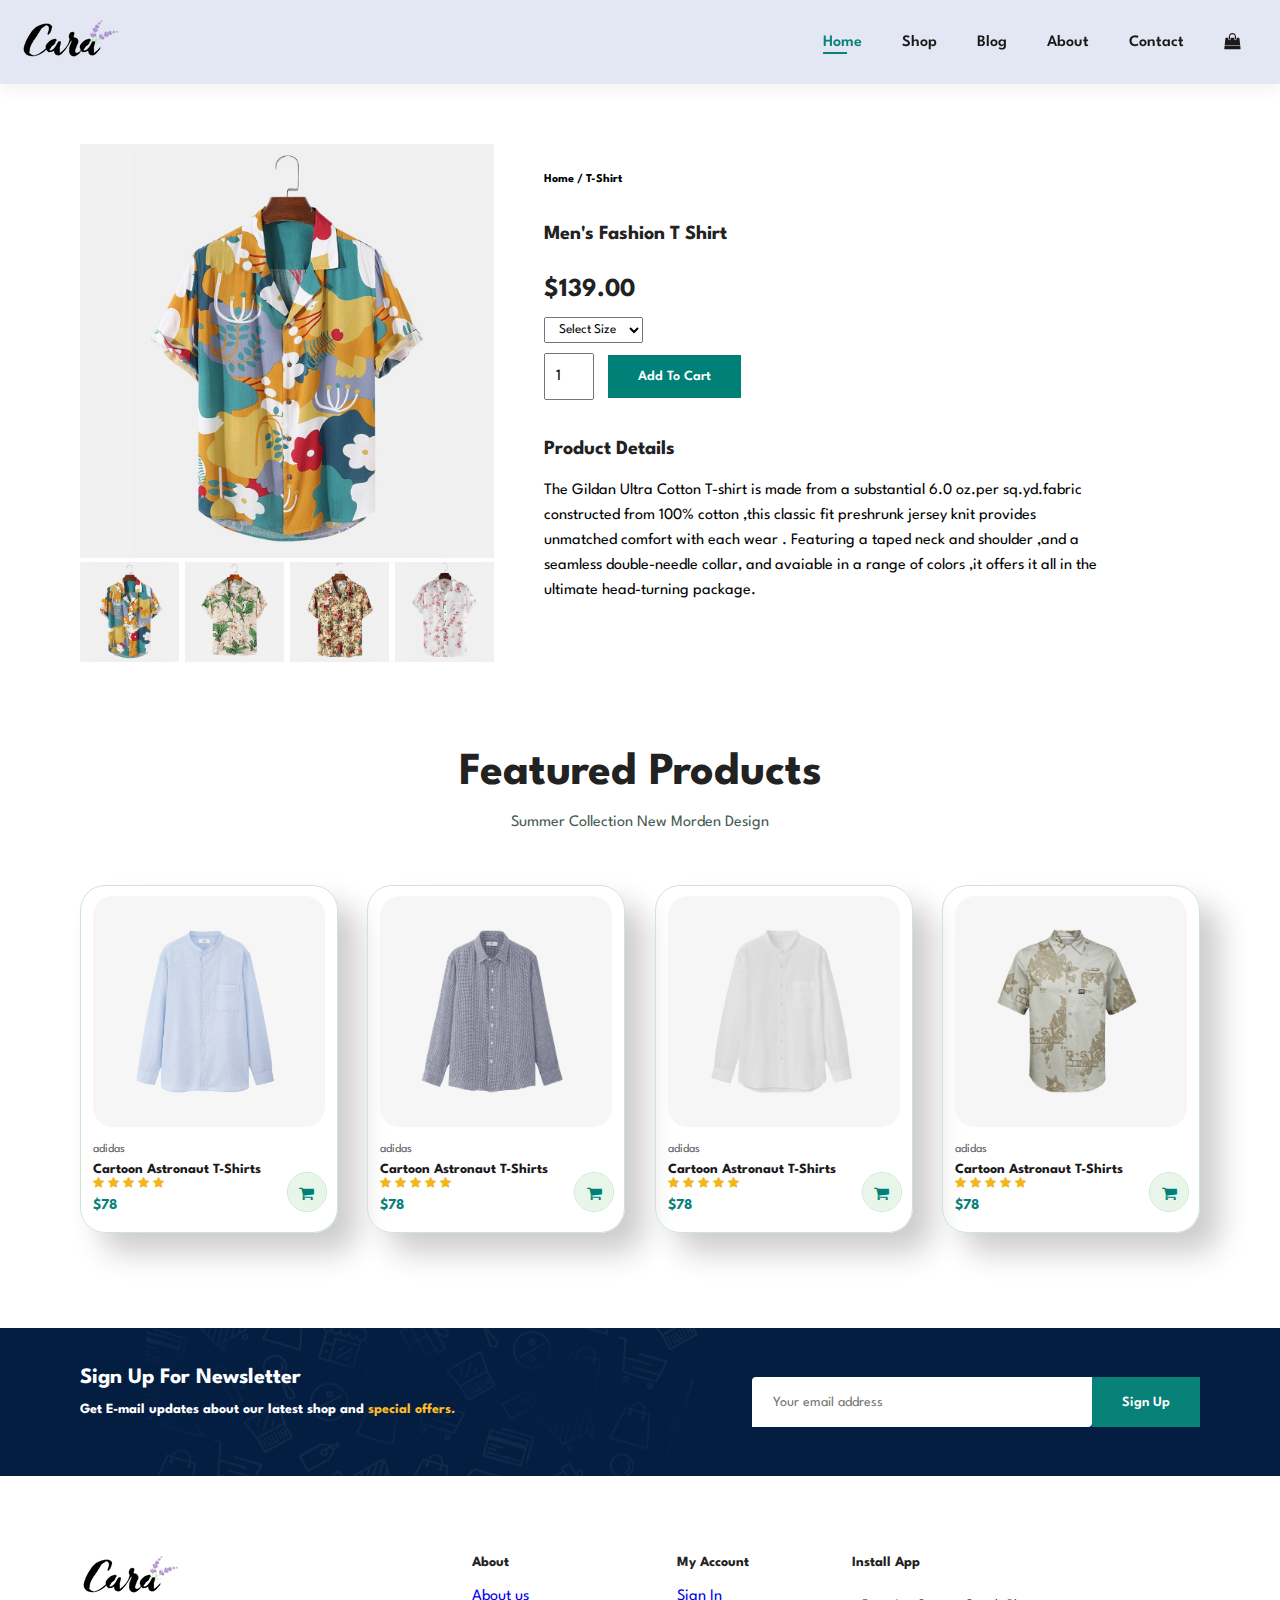
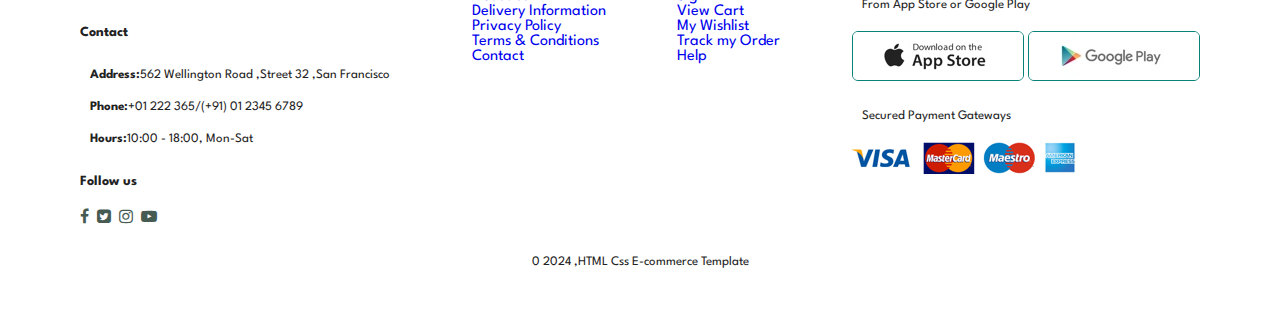
<file: product.html>
<!DOCTYPE html>
<html lang="en">
<head>
    <meta charset="UTF-8">
    <meta name="viewport" content="width=device-width, initial-scale=1.0">
    <title>Document</title>
    <link rel="stylesheet" href="style.css">
    <link rel="stylesheet" href="https://cdnjs.cloudflare.com/ajax/libs/font-awesome/4.7.0/css/font-awesome.min.css">
</head>

<body>

    <section id="header">
        <a href="#"><img src="Images/logo.png" class="logo" alt=""></a>

        <div>
            <ul id="navbar">
                <li><a  class="active" href="index.html">Home</a></li>
                <li><a href="shop.html">Shop</a></li>
                <li><a href="blog.html">Blog</a></li>
                <li><a href="about.html">About</a></li>
                <li><a href="contact.html">Contact</a></li>
                <li id="lg-bag"><a href="cart.html"><i class="fa fa-shopping-bag"></i></a></li>
                <a href="#" id="close"><i class="fa fa-close"></i></a>
            </ul>
        </div>
        <div id="mobile">
            <a href="cart.html"><i class="fa fa-shopping-bag"></i></a>
            <i id="bar" class="fa fa-indent"></i>
        </div>
        
    </section>

    <section id="prodetails" class="section-p1">
        <div class="single-pro-image">

            <img src="Images/Products/f1.jpg" width="100%" id="MainImg" alt="">
      
        <div class="small-img-group">
            <div class="small-img-col">
                <img src="Images/Products/f1.jpg" alt=""  width="100%" class="small-img">
            </div>

            <div class="small-img-col">
                <img src="Images/Products/f2.jpg" alt=""  width="100%" class="small-img">
            </div>

            <div class="small-img-col">
                <img src="Images/Products/f3.jpg" alt=""  width="100%" class="small-img">
            </div>
            <div class="small-img-col">
                <img src="Images/Products/f4.jpg" alt=""  width="100%" class="small-img">
            </div>
        </div>
    </div>

        <div class="single-pro-details">
            <h6>Home / T-Shirt</h6>
            <h4>Men's Fashion T Shirt</h4>
            <h2>$139.00</h2>
            <select>
                <option>Select Size</option>
                <option>XL</option>
                <option>XXL</option>
                <option>Small</option>
                <option>Large</option>
            </select>

            <input type="number" value="1">
            <button class="normal">Add To Cart</button>
            <h4>Product Details</h4>
            <span>The Gildan Ultra Cotton T-shirt is made from a substantial 6.0 oz.per
                sq.yd.fabric constructed from 100% cotton ,this classic fit preshrunk
                jersey knit provides unmatched comfort with each wear . Featuring a taped neck and shoulder ,and a 
                seamless double-needle collar, and avaiable in a range of colors ,it offers it all in the ultimate 
                head-turning package.
            </span>
        </div>
        
    </section>
    
     <section id="product1" class="section-p1">
        <h2>Featured Products</h2>
        <p>Summer Collection New Morden Design</p>

        <div class="pro-container">
            <div class="pro">
                <img src="Images/Products/n1.jpg" alt="">
                <div class="des">
                    <span>adidas</span>
                    <h5>Cartoon Astronaut T-Shirts</h5>
                    <div class="star">
                        <i class="fa fa-star"></i>
                        <i class="fa fa-star"></i>
                        <i class="fa fa-star"></i>
                        <i class="fa fa-star"></i>
                        <i class="fa fa-star"></i>
                    </div>
                    <h4>$78</h4>
                </div>
                <a href="#"><i class="fa fa-shopping-cart" id="cart"></i></a>
            </div>

            <div class="pro">
                <img src="Images/Products/n2.jpg" alt="">
                <div class="des">
                    <span>adidas</span>
                    <h5>Cartoon Astronaut T-Shirts</h5>
                    <div class="star">
                        <i class="fa fa-star"></i>
                        <i class="fa fa-star"></i>
                        <i class="fa fa-star"></i>
                        <i class="fa fa-star"></i>
                        <i class="fa fa-star"></i>
                    </div>
                    <h4>$78</h4>
                </div>
                <a href="#"><i class="fa fa-shopping-cart" id="cart"></i></a>
            </div>

            <div class="pro">
                <img src="Images/Products/n3.jpg" alt="">
                <div class="des">
                    <span>adidas</span>
                    <h5>Cartoon Astronaut T-Shirts</h5>
                    <div class="star">
                        <i class="fa fa-star"></i>
                        <i class="fa fa-star"></i>
                        <i class="fa fa-star"></i>
                        <i class="fa fa-star"></i>
                        <i class="fa fa-star"></i>
                    </div>
                    <h4>$78</h4>
                </div>
                <a href="#"><i class="fa fa-shopping-cart" id="cart"></i></a>
            </div>

            <div class="pro">
                <img src="Images/Products/n4.jpg" alt="">
                <div class="des">
                    <span>adidas</span>
                    <h5>Cartoon Astronaut T-Shirts</h5>
                    <div class="star">
                        <i class="fa fa-star"></i>
                        <i class="fa fa-star"></i>
                        <i class="fa fa-star"></i>
                        <i class="fa fa-star"></i>
                        <i class="fa fa-star"></i>
                    </div>
                    <h4>$78</h4>
                </div>
                <a href="#"><i class="fa fa-shopping-cart" id="cart"></i></a>
            </div>
        </section>

    <section id="newsletter" class="section-p1 section-m1">
        <div class="newstext">
            <h4>Sign Up For Newsletter</h4>
            <p>Get E-mail updates about our latest shop and <span>special offers.</span> </p>
        </div>
        <div class="form">
            <input type="text" placeholder="Your email address">
            <button class="normal">Sign Up</button>
        </div>
    </section>

    <footer class="section-p1">

        <div class="col">
            <img class="logo" src="Images/logo.png" alt="">
            <h4>Contact</h4>
            <p><strong>Address:</strong>562 Wellington Road ,Street 32 ,San Francisco </p>
            <p><strong>Phone:</strong>+01 222 365/(+91) 01 2345 6789</p>
            <p><strong>Hours:</strong>10:00 - 18:00, Mon-Sat </p>
            <div class="follow">
                <h4>Follow us</h4>
                <div class="icon">
                    <i class="fa fa-facebook-f"></i>
                    <i class="fa fa-twitter-square"></i>
                    <i class="fa fa-instagram"></i>
                    <i class="fa fa-youtube-play"></i>
                </div>
            </div>
        </div> 

        <div class="col">
            <h4>About</h4>
            <a href="#">About us</a>
            <a href="#">Delivery Information</a>
            <a href="#">Privacy Policy</a>
            <a href="#">Terms & Conditions</a>
            <a href="#">Contact</a>
        </div>

        <div class="col">
            <h4>My Account</h4>
            <a href="#">Sign In</a>
            <a href="#">View Cart</a>
            <a href="#">My Wishlist</a>
            <a href="#">Track my Order</a>
            <a href="#">Help</a>
        </div>

        <div class="col install">
            <h4>Install App</h4>
            <p>From App Store or Google Play</p>
            <div class="row">
                <img src="Images/pay/app.jpg" alt="">
                <img src="Images/pay/play.jpg" alt="">
            </div>
            <p>Secured Payment Gateways</p>
            <img src="Images/pay/pay.png" alt="">
        </div>

        <div class="copyright">
            <p>0 2024 ,HTML Css E-commerce Template</p>
        </div>
    </footer>

    <script>
        let MainImg = document.querySelector('#MainImg');
        console.log(MainImg);
        let smallImg = document.getElementsByClassName('small-img');
        console.log(smallImg);
        
        smallImg[0].onclick=function()
        {
            MainImg.src=smallImg[0].src;
        }
        smallImg[1].onclick=function()
        {
            MainImg.src=smallImg[1].src;
        }
        smallImg[2].onclick=function()
        {
            MainImg.src=smallImg[2].src;
        }
        smallImg[3].onclick=function()
        {
            MainImg.src=smallImg[3].src;
        }

    </script>
    <script src="script.js"></script>
</body>
</html>
</file>
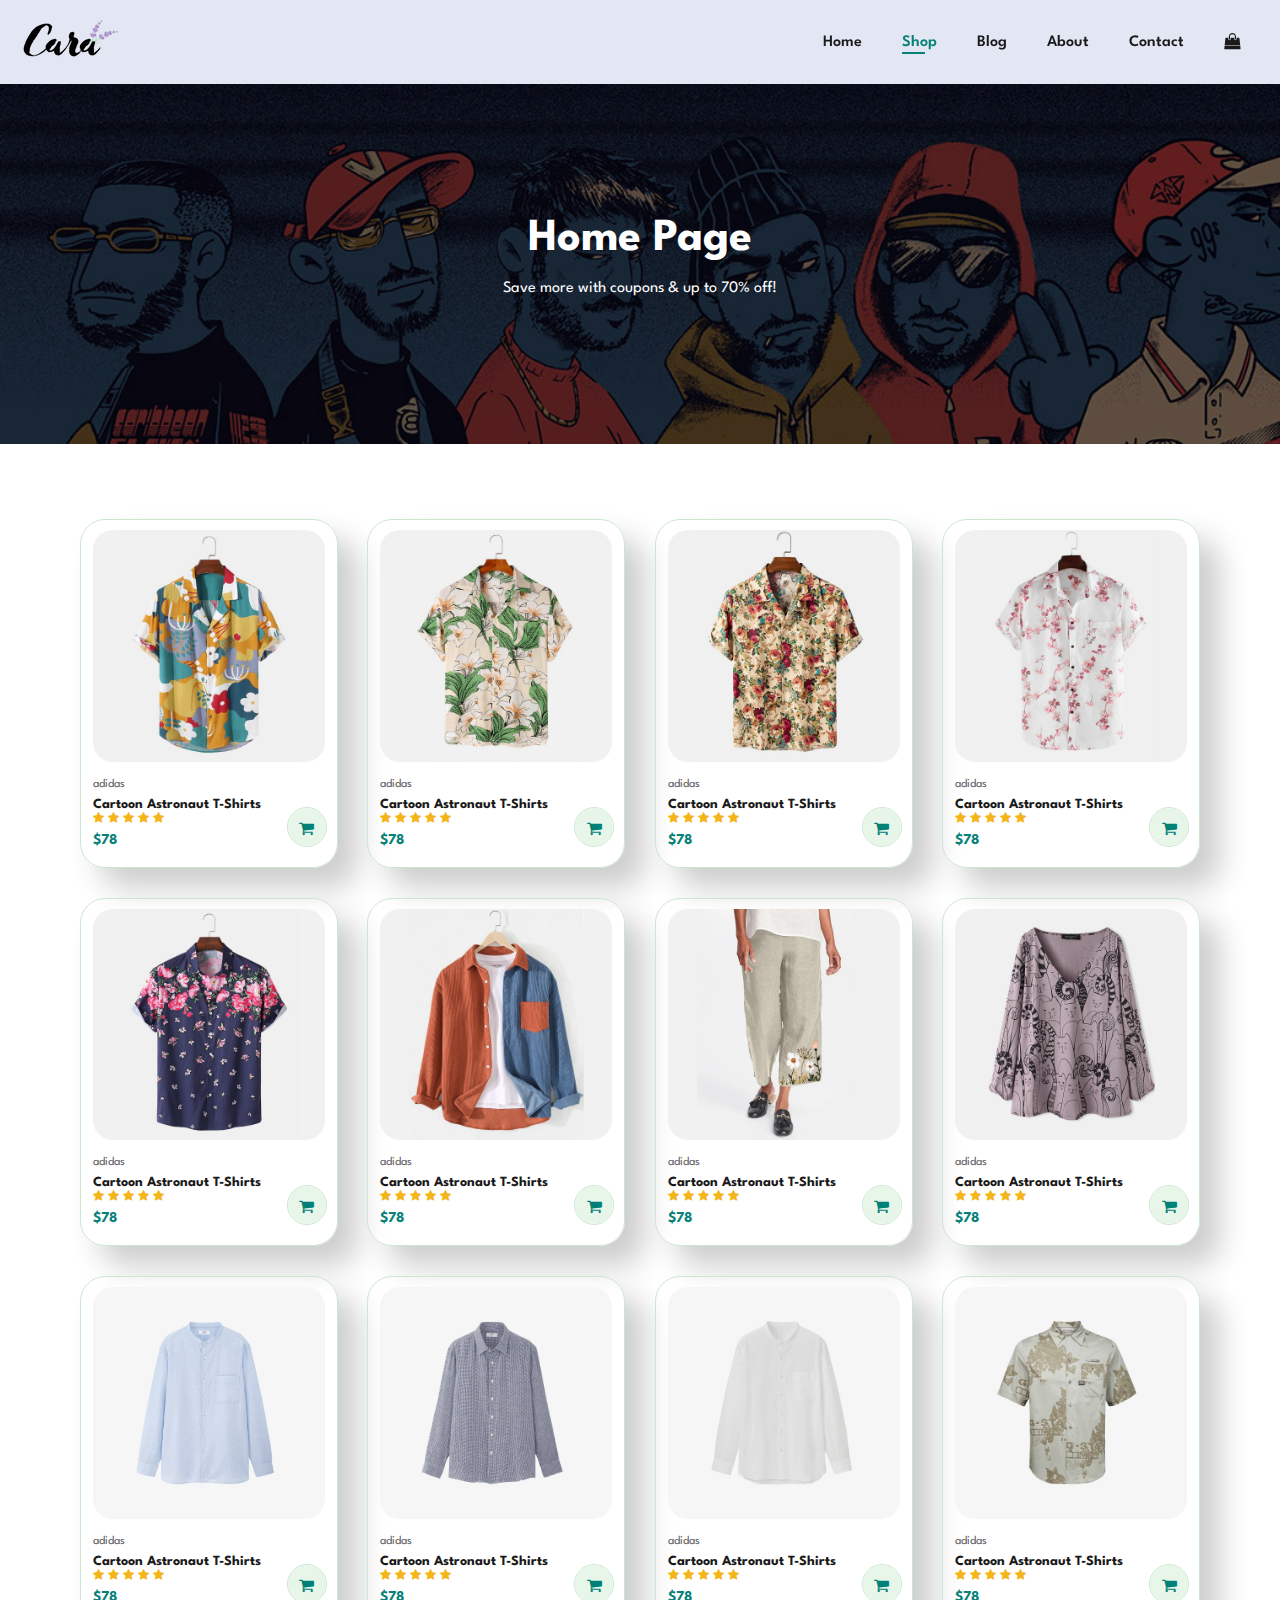
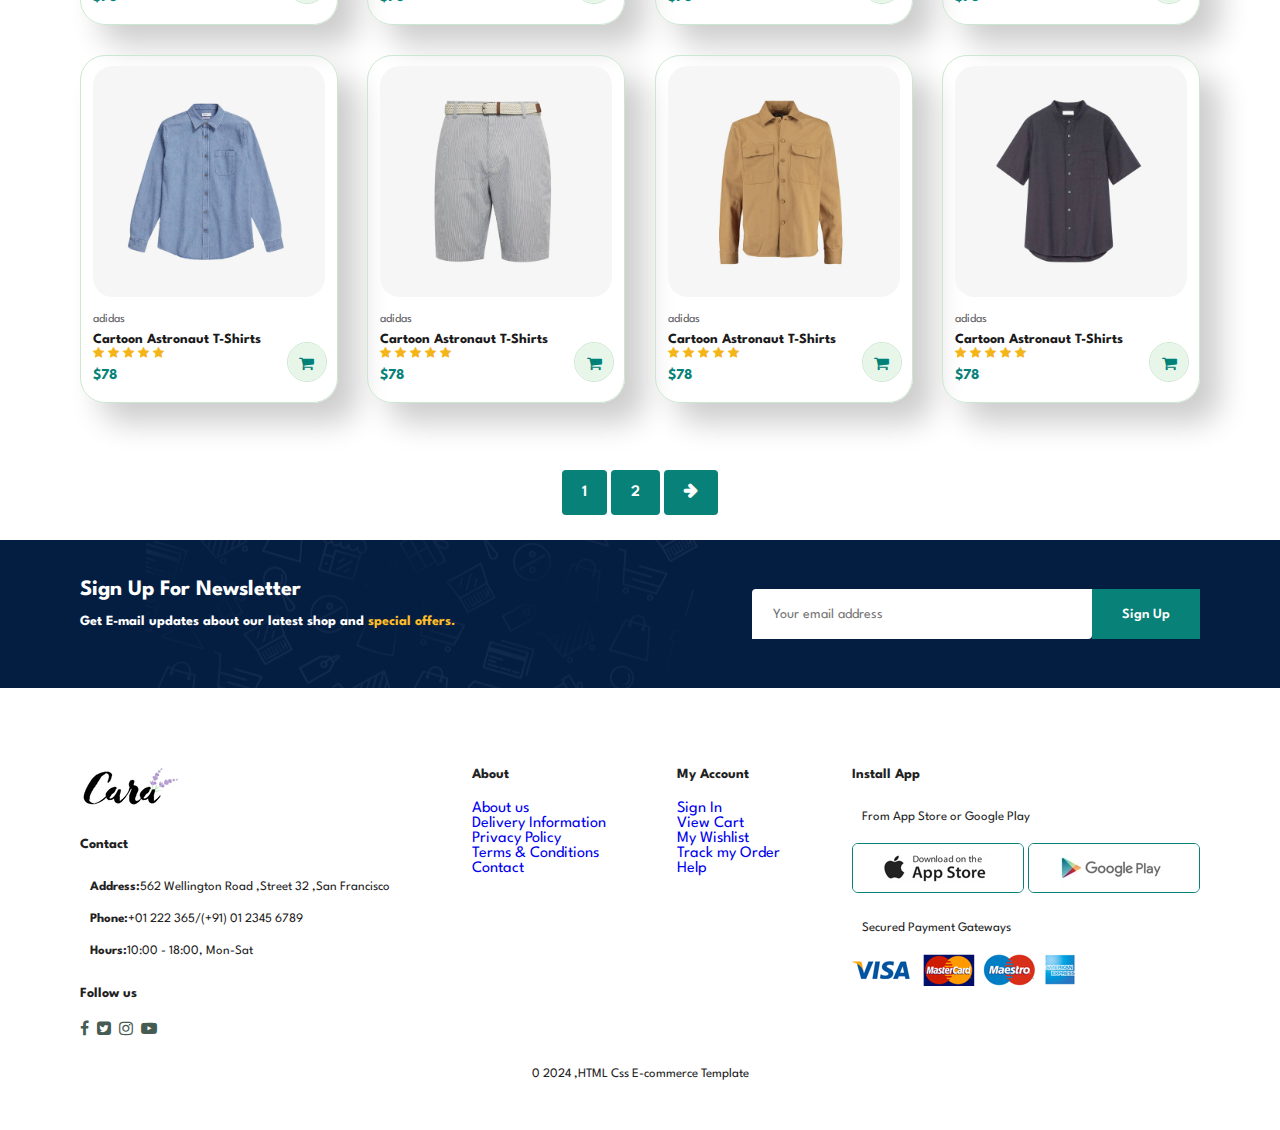
<file: shop.html>
<!DOCTYPE html>
<html lang="en">
<head>
    <meta charset="UTF-8">
    <meta name="viewport" content="width=device-width, initial-scale=1.0">
    <title>Document</title>
    <link rel="stylesheet" href="style.css">
    <link rel="stylesheet" href="https://cdnjs.cloudflare.com/ajax/libs/font-awesome/4.7.0/css/font-awesome.min.css">
</head>

<body>

    <section id="header">
        <a href="#"><img src="Images/logo.png" class="logo" alt=""></a>

        <div>
            <ul id="navbar">
                <li><a  href="index.html">Home</a></li>
                <li><a  class="active" href="shop.html">Shop</a></li>
                <li><a href="blog.html">Blog</a></li>
                <li><a href="about.html">About</a></li>
                <li><a href="contact.html">Contact</a></li>
                <li id="lg-bag"><a href="cart.html"><i class="fa fa-shopping-bag"></i></a></li>
                <a href="#" id="close"><i class="fa fa-close"></i></a>
            </ul>
        </div>
        <div id="mobile">
            <a href="cart.html"><i class="fa fa-shopping-bag"></i></a>
            <i id="bar" class="fa fa-indent"></i>
        </div>
        
    </section>

    <section id="page-header">
        <h2>Home Page</h2>
        <p>Save more with coupons & up to 70% off!</p>
    </section>

   
    <section id="product1" class="section-p1">
      
        <div class="pro-container">
            <div class="pro" onclick="window.location.href='product.html'">
                <img src="Images/Products/f1.jpg" alt="">
                <div class="des">
                    <span>adidas</span>
                    <h5>Cartoon Astronaut T-Shirts</h5>
                    <div class="star">
                        <i class="fa fa-star"></i>  
                        <i class="fa fa-star"></i>
                        <i class="fa fa-star"></i>
                        <i class="fa fa-star"></i>
                        <i class="fa fa-star"></i>
                    </div>
                    <h4>$78</h4>
                </div>
                <a href="#"><i class="fa fa-shopping-cart" id="cart"></i></a>
            </div>

            <div class="pro">
                <img src="Images/Products/f2.jpg" alt="">
                <div class="des">
                    <span>adidas</span>
                    <h5>Cartoon Astronaut T-Shirts</h5>
                    <div class="star">
                        <i class="fa fa-star"></i>
                        <i class="fa fa-star"></i>
                        <i class="fa fa-star"></i>
                        <i class="fa fa-star"></i>
                        <i class="fa fa-star"></i>
                    </div>
                    <h4>$78</h4>
                </div>
                <a href="#"><i class="fa fa-shopping-cart" id="cart"></i></a>
            </div>

            <div class="pro">
                <img src="Images/Products/f3.jpg" alt="">
                <div class="des">
                    <span>adidas</span>
                    <h5>Cartoon Astronaut T-Shirts</h5>
                    <div class="star">
                        <i class="fa fa-star"></i>
                        <i class="fa fa-star"></i>
                        <i class="fa fa-star"></i>
                        <i class="fa fa-star"></i>
                        <i class="fa fa-star"></i>
                    </div>
                    <h4>$78</h4>
                </div>
                <a href="#"><i class="fa fa-shopping-cart" id="cart"></i></a>
            </div>

            <div class="pro">
                <img src="Images/Products/f4.jpg" alt="">
                <div class="des">
                    <span>adidas</span>
                    <h5>Cartoon Astronaut T-Shirts</h5>
                    <div class="star">
                        <i class="fa fa-star"></i>
                        <i class="fa fa-star"></i>
                        <i class="fa fa-star"></i>
                        <i class="fa fa-star"></i>
                        <i class="fa fa-star"></i>
                    </div>
                    <h4>$78</h4>
                </div>
                <a href="#"><i class="fa fa-shopping-cart" id="cart"></i></a>
            </div>

            <div class="pro">
                <img src="Images/Products/f5.jpg" alt="">
                <div class="des">
                    <span>adidas</span>
                    <h5>Cartoon Astronaut T-Shirts</h5>
                    <div class="star">
                        <i class="fa fa-star"></i>
                        <i class="fa fa-star"></i>
                        <i class="fa fa-star"></i>
                        <i class="fa fa-star"></i>
                        <i class="fa fa-star"></i>
                    </div>
                    <h4>$78</h4>
                </div>
                <a href="#"><i class="fa fa-shopping-cart" id="cart"></i></a>
            </div>

            <div class="pro">
                <img src="Images/Products/f6.jpg" alt="">
                <div class="des">
                    <span>adidas</span>
                    <h5>Cartoon Astronaut T-Shirts</h5>
                    <div class="star">
                        <i class="fa fa-star"></i>
                        <i class="fa fa-star"></i>
                        <i class="fa fa-star"></i>
                        <i class="fa fa-star"></i>
                        <i class="fa fa-star"></i>
                    </div>
                    <h4>$78</h4>
                </div>
                <a href="#"><i class="fa fa-shopping-cart" id="cart"></i></a>
            </div>

            <div class="pro">
                <img src="Images/Products/f7.jpg" alt="">
                <div class="des">
                    <span>adidas</span>
                    <h5>Cartoon Astronaut T-Shirts</h5>
                    <div class="star">
                        <i class="fa fa-star"></i>
                        <i class="fa fa-star"></i>
                        <i class="fa fa-star"></i>
                        <i class="fa fa-star"></i>
                        <i class="fa fa-star"></i>
                    </div>
                    <h4>$78</h4>
                </div>
                <a href="#"><i class="fa fa-shopping-cart" id="cart"></i></a>
            </div>

            <div class="pro">
                <img src="Images/Products/f8.jpg" alt="">
                <div class="des">
                    <span>adidas</span>
                    <h5>Cartoon Astronaut T-Shirts</h5>
                    <div class="star">
                        <i class="fa fa-star"></i>
                        <i class="fa fa-star"></i>
                        <i class="fa fa-star"></i>
                        <i class="fa fa-star"></i>
                        <i class="fa fa-star"></i>
                    </div>
                    <h4>$78</h4>
                </div>
                <a href="#"><i class="fa fa-shopping-cart" id="cart"></i></a>
            </div>

            <div class="pro">
                <img src="Images/Products/n1.jpg" alt="">
                <div class="des">
                    <span>adidas</span>
                    <h5>Cartoon Astronaut T-Shirts</h5>
                    <div class="star">
                        <i class="fa fa-star"></i>
                        <i class="fa fa-star"></i>
                        <i class="fa fa-star"></i>
                        <i class="fa fa-star"></i>
                        <i class="fa fa-star"></i>
                    </div>
                    <h4>$78</h4>
                </div>
                <a href="#"><i class="fa fa-shopping-cart" id="cart"></i></a>
            </div>

            <div class="pro">
                <img src="Images/Products/n2.jpg" alt="">
                <div class="des">
                    <span>adidas</span>
                    <h5>Cartoon Astronaut T-Shirts</h5>
                    <div class="star">
                        <i class="fa fa-star"></i>
                        <i class="fa fa-star"></i>
                        <i class="fa fa-star"></i>
                        <i class="fa fa-star"></i>
                        <i class="fa fa-star"></i>
                    </div>
                    <h4>$78</h4>
                </div>
                <a href="#"><i class="fa fa-shopping-cart" id="cart"></i></a>
            </div>

            <div class="pro">
                <img src="Images/Products/n3.jpg" alt="">
                <div class="des">
                    <span>adidas</span>
                    <h5>Cartoon Astronaut T-Shirts</h5>
                    <div class="star">
                        <i class="fa fa-star"></i>
                        <i class="fa fa-star"></i>
                        <i class="fa fa-star"></i>
                        <i class="fa fa-star"></i>
                        <i class="fa fa-star"></i>
                    </div>
                    <h4>$78</h4>
                </div>
                <a href="#"><i class="fa fa-shopping-cart" id="cart"></i></a>
            </div>

            <div class="pro">
                <img src="Images/Products/n4.jpg" alt="">
                <div class="des">
                    <span>adidas</span>
                    <h5>Cartoon Astronaut T-Shirts</h5>
                    <div class="star">
                        <i class="fa fa-star"></i>
                        <i class="fa fa-star"></i>
                        <i class="fa fa-star"></i>
                        <i class="fa fa-star"></i>
                        <i class="fa fa-star"></i>
                    </div>
                    <h4>$78</h4>
                </div>
                <a href="#"><i class="fa fa-shopping-cart" id="cart"></i></a>
            </div>

            <div class="pro">
                <img src="Images/Products/n5.jpg" alt="">
                <div class="des">
                    <span>adidas</span>
                    <h5>Cartoon Astronaut T-Shirts</h5>
                    <div class="star">
                        <i class="fa fa-star"></i>
                        <i class="fa fa-star"></i>
                        <i class="fa fa-star"></i>
                        <i class="fa fa-star"></i>
                        <i class="fa fa-star"></i>
                    </div>
                    <h4>$78</h4>
                </div>
                <a href="#"><i class="fa fa-shopping-cart" id="cart"></i></a>
            </div>

            <div class="pro">
                <img src="Images/Products/n6.jpg" alt="">
                <div class="des">
                    <span>adidas</span>
                    <h5>Cartoon Astronaut T-Shirts</h5>
                    <div class="star">
                        <i class="fa fa-star"></i>
                        <i class="fa fa-star"></i>
                        <i class="fa fa-star"></i>
                        <i class="fa fa-star"></i>
                        <i class="fa fa-star"></i>
                    </div>
                    <h4>$78</h4>
                </div>
                <a href="#"><i class="fa fa-shopping-cart" id="cart"></i></a>
            </div>

            <div class="pro">
                <img src="Images/Products/n7.jpg" alt="">
                <div class="des">
                    <span>adidas</span>
                    <h5>Cartoon Astronaut T-Shirts</h5>
                    <div class="star">
                        <i class="fa fa-star"></i>
                        <i class="fa fa-star"></i>
                        <i class="fa fa-star"></i>
                        <i class="fa fa-star"></i>
                        <i class="fa fa-star"></i>
                    </div>
                    <h4>$78</h4>
                </div>
                <a href="#"><i class="fa fa-shopping-cart" id="cart"></i></a>
            </div>

            <div class="pro">
                <img src="Images/Products/n8.jpg" alt="">
                <div class="des">
                    <span>adidas</span>
                    <h5>Cartoon Astronaut T-Shirts</h5>
                    <div class="star">
                        <i class="fa fa-star"></i>
                        <i class="fa fa-star"></i>
                        <i class="fa fa-star"></i>
                        <i class="fa fa-star"></i>
                        <i class="fa fa-star"></i>
                    </div>
                    <h4>$78</h4>
                </div>
                <a href="#"><i class="fa fa-shopping-cart" id="cart"></i></a>
            </div>
        </section>
    
     
    <section id="pagination">
            <a href="#">1</a>
            <a href="#">2</a>
            <a href="#"><i class="fa solid fa-arrow-right"></i></i></a>
    </section>
    <section id="newsletter" class="section-p1 section-m1">
        <div class="newstext">
            <h4>Sign Up For Newsletter</h4>
            <p>Get E-mail updates about our latest shop and <span>special offers.</span> </p>
        </div>
        <div class="form">
            <input type="text" placeholder="Your email address">
            <button class="normal">Sign Up</button>
        </div>
    </section>

    <footer class="section-p1">

        <div class="col">
            <img class="logo" src="Images/logo.png" alt="">
            <h4>Contact</h4>
            <p><strong>Address:</strong>562 Wellington Road ,Street 32 ,San Francisco </p>
            <p><strong>Phone:</strong>+01 222 365/(+91) 01 2345 6789</p>
            <p><strong>Hours:</strong>10:00 - 18:00, Mon-Sat </p>
            <div class="follow">
                <h4>Follow us</h4>
                <div class="icon">
                    <i class="fa fa-facebook-f"></i>
                    <i class="fa fa-twitter-square"></i>
                    <i class="fa fa-instagram"></i>
                    <i class="fa fa-youtube-play"></i>
                </div>
            </div>
        </div> 

        <div class="col">
            <h4>About</h4>
            <a href="#">About us</a>
            <a href="#">Delivery Information</a>
            <a href="#">Privacy Policy</a>
            <a href="#">Terms & Conditions</a>
            <a href="#">Contact</a>
        </div>

        <div class="col">
            <h4>My Account</h4>
            <a href="#">Sign In</a>
            <a href="#">View Cart</a>
            <a href="#">My Wishlist</a>
            <a href="#">Track my Order</a>
            <a href="#">Help</a>
        </div>

        <div class="col install">
            <h4>Install App</h4>
            <p>From App Store or Google Play</p>
            <div class="row">
                <img src="Images/pay/app.jpg" alt="">
                <img src="Images/pay/play.jpg" alt="">
            </div>
            <p>Secured Payment Gateways</p>
            <img src="Images/pay/pay.png" alt="">
        </div>

        <div class="copyright">
            <p>0 2024 ,HTML Css E-commerce Template</p>
        </div>
    </footer>
    <script src="script.js"></script>
</body>
</html>
</file>
<file: style.css>
@import url("https://fonts.googleapis.com/css2?family=Spartan:wght@100;200;300;400;500;600;700;800;900&display=swap");
* {
  margin: 0;
  padding: 0;
  box-sizing: border-box;
  font-family: "Spartan", sans-serif;
}
body
{
  width: 100%;
  height: auto;
}
 
h1 {
    font-size: 50px;
    line-height: 64px;
    color: #222;
  }
  
h2 {
    font-size: 46px;
    line-height: 54px;
    color: #222;
  }
  
  h4 {
    font-size: 20px;
    color: #222;
  }
  
  h6 {
    font-weight: 700;
    font-size: 12px;
  }
  
  p {
    font-size: 16px;
    color: #465b52;
    margin: 15px 0 20px 0;
  }
  
  .section-p1 {
    padding: 40px 80px;
  }
  
  .section-m1 {
    margin: 40px 0;
  }

   button.normal
   {
    font-size: 14px;
    font-weight: 600;
    padding: 15px 30px;
    color: black;
    background-color: #fff;
    cursor: pointer;
    border: none;
    outline: none;
    transition: 0.2s;
   }
   button.white
   {
    font-size: 13px;
    font-weight: 600;
    padding: 11px 18px;
    color: #fff;
    background-color: transparent;
    cursor: pointer;
    border: 1px solid #fff;
    outline: none;
    transition: 0.2s;
   }

 #close{
  display: none;
 }
  #header
  {
    display: flex;
    align-items: center;
    justify-content: space-between;
    padding:20px;
    background: #E3E6F3;
    box-shadow: 0 5px 15px rgba(0, 0, 0,0.06);
    z-index:999;
    position: sticky;
    top:0;
    left:0;
  }
  #navbar
  {
    display: flex;
    align-items: center;
    justify-content: center;
  }

  #navbar li{
    list-style: none;
    padding:0 20px;
    position: relative;
  }
  #navbar li a
  {
    text-decoration: none;
    font-size:16px;
    font-weight: 600;
    color: #1a1a1a;
    transform: 0.3s ease;
  }
  #navbar li a:hover,
  #navbar li a.active
  {
    color:#088178;
  }

  #navbar li a.active::after,
  #navbar li a.hover::after
  {
    content:'';
    width:30%;
    height:2px;
    background:#088178;
    position:absolute;
    bottom:-4px;
    left:20px;
  }
  #mobile
  {
    display: none;
    align-items: center;
  }
  #hero
  {
    background-image: url("Images/hero4.png");
    height:90vh;
    width:100%;
    background-size:cover;
    background-position: top 25% right 0;
    padding:0 80px;
    display: flex;
    flex-direction: column;
    align-items: flex-start;
    justify-content: center;
  }
  #hero h4
  {
    padding-bottom: 15px;
  }
  #hero h1
  {
    color:#088178;
  }
  #hero button
  {
    background-image: url("Images/button.png");
    background-color:transparent;
    color:#088178;
    border:0;
    padding: 14px 80px 14px 65px;
    background-repeat: no-repeat;
    cursor: pointer;
    font-weight:700;
    font-size: 15px;;
  }
  #feature .fe-box
  {
    width:180px;
    text-align: center;
    padding:25px 15px;
    box-shadow:20px 20px 34px rgba(0, 0, 0, 0.03);
    border:1px solid #cce7d0;
    border-radius: 4px;
    margin:15px 0;
  }
  #feature {
    display:flex;
    align-items: center;
    justify-content:space-between;
    flex-wrap: wrap;
  }
#feature .fe-box:hover
{
  box-shadow:10px 10px 54px rgba(70, 62, 221, 0.1);
}
#feature .fe-box img
{
  width:100%;
  margin-bottom: 10px;
}
#feature .fe-box h6{
  display: inline-block;
  padding:9px 8px 6px 8px;
  line-height:1;
  border-radius:4px;
  color:#088178;
  background-color: #fddde4;
}

#feature .fe-box:nth-child(2) h6
{
  background-color: #cdebbc;
}
#feature .fe-box:nth-child(3) h6
{
  background-color:#d1e8f2;
}
#feature .fe-box:nth-child(4) h6
{
  background-color:#cdd4f8;
}
#feature .fe-box:nth-child(5) h6
{
  background-color:#f6dbf6;
}
#feature .fe-box:nth-child(6) h6
{
  background-color:#cdebbc;
}
#cart
{
  color: black;
}
#product1
{
  text-align: center;
}
#product1 .pro-container
{
  display: flex;
  justify-content:space-between;
  padding-top:20px;
  /* For in 2 line products */
  flex-wrap: wrap;
}
#product1 .pro
{
  width: 23%;
  min-width: 250px;
  padding: 10px 12px;
  border: 1px solid #cce7d0;
  border-radius: 25px;
  cursor: pointer;
  box-shadow: 20px 20px 30px rgba(0, 0, 0, 0.2);
  margin: 15px 0;
  translate: 0.2s ease;
  position:relative;
}
#product1 .pro::hover
{
  box-shadow: 20px 20px 30px rgba(0,0,0,0.06);
}

#product1 .pro img
{
  width: 100%;
  border-radius:20px;
}
#product1 .pro .des
{
  text-align: start;
  padding: 10px 0;
}
#product1 .pro .des span
{
  color: #606063;
  font-size: 12px;
}
#product1 .pro .des h5
{
  padding-top: 7px;
  color:#1a1a1a;
  font-size: 14px;
}
#product1 .pro .des i{
  font-size: 12px;
  color:rgb(243,181,25);
}
#product1 .pro .des h4{
  padding-top: 7px;
  font-size: 15px;
  font-weight: 700;
  color:#088178;  
}
#product1 .pro #cart
{
  width: 40px;
  height: 40px;
  line-height: 40px;
  border-radius: 50px;
  background-color: #e8f6ea;
  font-weight: 500;
  color:#008178;
  border: 1px solid #cce7d0;
  position: absolute;
  bottom: 20px;
  right:10px;
}

#banner
{
  display: flex;
  flex-direction: column;
  justify-content: center;
  align-items: center;
  text-align: center;
  background: url(Images/banner/b2.jpg);
  width: 100%;
  height: 40vh;
  background-size: cover;
  background-position: center;
}
#banner h4
{
  color: #fff;
  font-size: 16px;
}
#banner h2
{
  color: #fff;
  font-size: 30px;
  padding: 10px 0;
}
#banner h2 span
{
  color: #ef3636;
}
#banner button:hover
{
  background-color: #088178;
  color: #fff;
}
 #sm-banner 
 {
  display: flex;
  justify-content: space-around;
  flex-wrap: wrap;
 }
#sm-banner .banner-box
{
  display: flex;
  flex-direction: column;
  justify-content: center;
  align-items:flex-start;
  background: url("Images/banner/b17.jpg");
  min-width:500px;
  height:45vh;
  background-repeat: no-repeat;
  background-size: cover;
  background-position: center;
  padding:15px;

}
#sm-banner .banner-box2 {
  background: url("Images/banner/b10.jpg") no-repeat center;
  background-size: cover;
}
#sm-banner h4{
  color:#fff;
  font-size: 20px;
  font-weight: 300;
}
#sm-banner h2{
  color:#fff;
  font-size: 28px;
  font-weight:800;
}
#sm-banner  span{
  color:#fff;
  font-size: 14px;
  font-weight:500;
  padding-bottom: 15px;
}
#sm-banner .banner-box:hover button
{
    background-color: #088178;
    border: 1px solid #008178;
    color: white;
}
#banner3
{
  display: flex;
  justify-content: center;
}
#banner3 .banner-box
{ 
  display: flex;
  flex-direction: column;
  justify-content: center;
  align-items:flex-start;
  background: url("Images/banner/b7.jpg");
  min-width:26%;
  height:40vh;
  background-size: cover;
  background-position: center;
  padding:20px;
  margin-bottom:20px;
}
#banner3 .banner-box2
{
  background-image: url("Images/banner/b4.jpg");
}
#banner3 .banner-box3{
  background-image: url("Images/banner/b18.jpg");
}
#banner3{
  display: flex;
  gap:3rem;
}
#banner3 h2{
  color: #fff;
  font-weight: 900;
  font-size: 22px;
}
#banner3 h3{
  color: #ec544e;;
  font-weight: 900;
  font-size: 15px;
}
#newsletter
{
  width: 100%;
  display: flex;
  justify-content: space-between;
  flex-wrap: wrap; 
  align-items: center;
  background-image: url("Images/banner/b14.png");
  background-repeat: no-repeat;
  background-position: 20% 30%;
  background-color: #041e42; 
}
#newsletter h4
{
  font-size: 22px;
  font-weight: 700;
  color: #fff; 
}
#newsletter p
{
  font-size:14px;
  font-weight: 700;
  color:#fff;
}
#newsletter p span{
  color: #ffbd27;
}
#newsletter input
{
  height: 3.125rem;
  padding: 0 1.25rem;
  font-size: 14px;
  width: 100%;
  border: 1px solid transparent;
  border-radius: 4px;
  outline: none;
  border-top-right-radius:0;
  border-bottom-left-radius: 0;
}
#newsletter .form
{
  display: flex;
  width: 40%;
}
#newsletter button
{
    background-color: #088178;
    color: #fff;
    white-space: nowrap;
    border-top-right-radius:0;
    border-bottom-left-radius: 0;
}
footer
{
  display: flex;
  flex-wrap: wrap;
  justify-content: space-between;
}
footer .col a 
{
  text-decoration: none;
}
footer .col
{
  display: flex;
  flex-direction: column;
  align-items: flex-start;
  margin-bottom: 20px;
}
footer .logo
{
  margin-bottom: 30px;
}
footer h4{
  font-size: 14px;
  padding-bottom: 20px;
}
footer p{
  font-size: 13px;
  text-decoration: none;
  color:#222;
  margin:10px;
}
footer .follow
{
  margin-top:20px;  
}
footer .follow i
{
  color: #465b52;
  padding-right: 4px;
  cursor: pointer;
}
footer .install .row img
{
  border: 1px solid #088178;
  border-radius: 6px;
}
footer .install img
{
  margin: 10px 0 15px 0;
}
footer .follow i:hover,
footer a:hover
{
  color: #088178;
}
footer .copyright
{
 width: 100%;
 text-align: center; 
}
      /*Shop Page*/
#page-header
{
  background-image: url(Images/banner/b1.jpg);
  width: 100%;
  height: 40vh;
  background-size: cover;
  display: flex;
  justify-content: center;
  text-align: center;
  flex-direction: column;
  padding: 14px;
}
#page-header h2,
#page-header p{
  color: white;
}
#pagination
{
  text-align: center;
  margin-top: 24px;
}
#pagination a
{
  text-decoration: none;
  background-color: #088178;
  padding: 15px 20px;
  border-radius: 4px;
  color: #fff;
  font-weight: 600;
}
#pagination a i{
  font-size: 16px;
  font-weight: 600;
}
/*Single Product*/
#prodetails 
{
  display: flex;
  margin-top:20px;
}
#prodetails .single-pro-image
{
  width: 37%;
  margin-right:50px;
}
.small-img-group
{
  display: flex;
  justify-content: space-between;
}
.small-img-col
{
  flex-basis:24%;
  cursor: pointer;
}
#prodetails .single-pro-details
{
  width: 50%;
  padding-top:30px;
}
#prodetails .single-pro-details h4{
  padding: 40px 0 20px 0;
}
#prodetails .single-pro-details h2{
  font-size: 26px;
}
#prodetails .single-pro-details select
{
  display: block;
  padding: 5px 10px;
  margin-bottom: 10px;
}
#prodetails .single-pro-details input
{
  width: 50px;
  height: 47px;
  padding-left:10px;
  font-size: 16px;
  margin-right: 10px;
}
#prodetails .single-pro-details input:focus
{
  outline: none;
}
#prodetails .single-pro-details button
{
  background-color: #008178;
  color: #fff;
}
#prodetails .single-pro-details span{
  line-height: 25px;
}

/*Blog Page*/
#page-header.blog-header
{
  background: url(Images/banner/b19.jpg);
}
#blog
{
  padding: 150px 150px 0 150px;
}
#blog .blog-box
{
  display:flex;
  align-items: center;
  width: 100%;
  position: relative;
  padding-bottom:90px;
}
#blog .blog-img
{
  width: 50%; 
  margin-right: 40px;
}
#blog img{
  width: 85%;
  height: 300px;
  object-fit: cover;
}
#blog .blog-details
{
  width: 50%;
}
#blog .blog-details a 
{
  text-decoration: none;
  font-size: 15px;
  color:#000;
  font-weight: 700;
  position:relative;
  transition: 0.3s;
}
#blog .blog-details a::after{
  content:'';
  width:50px;
  height:1px;
  background-color: #000;
  position: absolute;
  top:5px;
  right:-55px;
}
#blog .blog-details a:hover
{
  color:#008178;
}
#blog .blog-details a:hover::after
{
  background-color: #008178;
}
#blog .blog-box h1
{
  position: absolute;
  top:-41px;
  left:0;
  font-size: 70px;
  font-weight: 700;
  color: #c9cbce;
  z-index: -9;
}
/*About Page*/
#page-header.about-header
{
  background-image: url(Images/about/banner.png);
}
#about-head
{
  display: flex;
  align-items: center;
}
#about-head img
{
  width: 50%;
  height: auto;
} 
#about-head div{
  padding-left:40px;
}
#about-app
{
  text-align: center;
}
#about-app .video
{
  width: 70%;
  height: 100%;
  margin: 30px auto 0 auto;
}
#about-app .video video
{
  width: 100%;
  height: 100%;
  border-radius: 20px;
}

/*Contact Page*/
#contact-details
{
  display: flex;
  align-items: center;
  justify-content: space-between;
}
#contact-details .details
{
  width: 40%;  
}
#contact-details .details span,
#form-details form span
{
  font-size: 12px;
}
#contact-details .details h2,
#form-details form h2
{
  font-size: 26px;
  line-height: 35px;
  padding: 20px 0;
}
#contact-details .details h3{
  font-size: 16px;
  padding-bottom: 15px;
}
#contact-details .details li
{
  list-style: none;
  display: flex;
  padding: 10px 0;
}
#contact-details .details li i
{
  font-size: 14px;
  padding-right: 22px;
}
#contact-details .details li p
{
  margin:0;
  font-size: 14px;
}
#contact-details .map
{
  width: 55%;
  height: 400px;
}
#contact-details .map iframe
{
  width: 100%;
  height: 100%;
}
#form-details
{
  display: flex;
  justify-content: space-between;
  margin: 30px;
  padding: 80px;
  border: 1px solid #e1e1e1;

}
#form-details form
{
  width: 65%;
  display: flex;
  flex-direction: column;
  align-items: flex-start;
}
#form-details form input,
#form-details form textarea
{
  width: 100%;
  padding:12px 15px;
  outline: none;
  margin-bottom: 20px;
  border: 1px solid #e1e1e1;
}
#form-details form button
{
  background-color:#088178;
  color: #fff;
}
#form-details .people div
{
  padding-bottom: 25px;
  display: flex;
  align-items: flex-start;
}
#form-details .people div img
{
  width: 65px;
  height: 65px;
  object-fit: cover;
  margin-right: 15px;
}
#form-details .people div p
{
  margin: 0;
  font-size: 13px;
  line-height: 25px;
}
#form-details .people div p span
{
  display: block;
  font-size: 16px;
  font-weight: 600;
  color: #000;
}
/*Cart Page*/
#cart 
{
  overflow-x: auto;
}
#cart table
{
  width: 100%;
  border-collapse: collapse;
  table-layout: fixed;
  white-space: nowrap;
}
#cart table img
{
  width: 70px;
}
#cart table td:nth-child(1){
  width: 100px;
  text-align: center;
} 
#cart table td:nth-child(2){
  width: 150px;
  text-align: center;
} 
#cart table td:nth-child(2){
  width: 250px;
  text-align: center;
} 
#cart table td:nth-child(3){
  width: 250px;
  text-align: center;
} 
#cart table td:nth-child(4),
#cart table td:nth-child(5),
#cart table td:nth-child(6)
{
  width: 150px;
  text-align: center;
} 
#cart table td:nth-child(5) input
{
  width: 70px;
  padding: 10px 5px 10px 15px;
}
#cart table thead
{
  border: 1px solid #e2e9e1;
  border-left:none;
  border-right:none;
}
#cart table thead td
{
  font-weight: 700;
  text-transform: uppercase;
  font-size: 13px;
  padding: 18px 0;
}
#cart table tbody tr td
{
  padding-top:15px;
}
#cart table tbody td
{
  font-size: 13px;
}
#cart-add
{
  display: flex;
  flex-wrap: wrap;
  justify-content: space-between;
}
#coupon
{
  width: 50%;
  margin-bottom: 30px;
}
#coupon h3,
#subtotal h3
{
  padding-bottom: 15px;
}
#coupon input
{
  padding:10px 20px ; 
  outline:none;
  width: 60%;
  margin-right: 10px;
  border: 1px solid #e2e291;
}
#coupon button,
#subtotal button
{
  background-color: #088178;
  color: #fff;
  padding: 12px 20px; 
}
#subtotal
{
  width: 50%;
  margin-bottom: 30px;
  border: 1px solid #e2e9e1;
  padding: 30px;
}
#subtotal table
{
  border-collapse: collapse;
  width: 100%;
  margin-bottom: 20px;
}
#subtotal table td
{
  width: 50%;
  border: 1px solid #e2e9e1;
  padding: 10px;
  font-size: 13px;
}

@media(max-width:799px)
{
  #navbar
  {
    display: flex;
    flex-direction: column;
    align-items:flex-start;
    justify-content: flex-start;
    position: sticky;
    top:0;
    position:fixed;
    top:0;
    right:-503px;
    height:100%;
    width:300px;
    background-color: #E3E6F3;
    box-shadow: 0 40px 60px rgba(0,0,0,0.1);
    padding: 80px 0 0 10px;
    transition: 0.3s;
  }
    #navbar li
  {
    margin-bottom: 20px;
  }
 #navbar.active
  {
    right:0px;
  }
    #mobile
  {
    display: flex;
    align-items: center;
  }
    #mobile i 
  {
    color: black;
    font-size: 20px;
    padding-left: 25px;
  }   
  #close
  {
    display:block;
    position:absolute;
    top:30px;
    left:30px;
    color:#222;
    font-size:24px;
  }
  #lg-bag
  {
    display:none;
  }
  #hero
  {
    height:70vh;
    padding:0 80px;
    background-position:top 30% right 30%;
  }
  #feature
  {
    justify-content: center;
  }
  #feature .fe-box{
    margin:15px 15px;
  }
  #product1 .pro-container
  {
    justify-content: center;
  }
  #product1 .pro{
    margin:15px;
  }
  #banner
  {
    height:20vh;
  }
  #sm-banner .banner-box
  {
    min-width:100%;
    height:30vh;
  }
  #banner3 .banner-box
  {
    min-width:30%;
  }
  #banner3  
  {
    padding:0 40px;
  }
  #newsletter .form{
    width:100%;
  }
  /*Contact Page*/
  #form-details
  {
    padding: 40px;
  }
  #form-details form
  {
    width: 45%;
  }

} 


@media(max-width:477px)
{
   #header
   {
    width:100%;
   }
   #hero
   {
    width:100%;
   }
  .section-p1
  {
    padding:20px;
  }
    #header
    {
      padding:10px 30px;
    }
    h1
    {
      font-size:38px;
    }
    h2
    {
      font-size:32px;
    }
    #hero
    {
      padding:0 20px;
      width: 100%;

    }
    #feature .fe-box
    {
      width:155px;
      margin:0 0 15px 0;
    }
    #product1 .pro
    {
      width:100%;
    }
    #banner
    {
      height:40vh;
    }
    #sm-banner .banner-box
    {
      height: 40vh;
    }
    #sm-banner .banner-box2
    {
      margin-top:20px;
    }
    #banner3
    {
      display: block;
      min-width: 100%;
    }
    #banner3 .banner-box 
    {
      font-size: 1rem;
    }
    #banner3 .banner-box h2
    {
      line-height:2;
    }
    #banner3 .banner-box button
    {
      font-size: 0.8rem;
      padding: 1px 1px;
      margin: auto;
    }
    /*Home Page*/
    #page-header
    {
     background-position: 10%;
    }

    /*Single Product*/
    #prodetails
    {
      display: flex;
      flex-direction: column;
    }
    #prodetails .single-pro-image
    {
      width: 100%;
      margin-right:0px;
    }
    #prodetails .single-pro-details
    {
      width: 100%;
      line-height:5px;
    }
    /*Blog Page*/
    #blog
    {
      padding:100px 20px 0 20px ;
    }
    #blog .blog-box
    {
      display: flex;
      flex-direction: column;
      align-items: flex-start;
    }
    #blog .blog-img
    {
      width: 100%;
      margin-right: 0;
      margin-bottom: 30px;
    }
    #blog .blog-details
    {
      width: 100%;
    }

    /*About Page*/
    #about-head
    {
     flex-direction: column;
    }
    #about-head img
    {
      width: 100%;
      margin-bottom: 20px;
    }
    #about-head div
    {
      padding-left: 0px;
    }
    #about-app .video 
    {
      width: 100%;      
    }

  /*Contact Page*/
  #contact-details
  {
    flex-direction: column;
  }
  #contact-details .details
  {
    width: 100%;
  }
  #contact-details .details
  {
    width: 100%;
    margin-bottom: 30px;
  }
  #contact-details .map
  {
    width: 100%;
  }
  #form-details
  {
    margin: 10px;
    padding: 30px 10px;
    flex-wrap: wrap;
  }
  #form-details form{
    width: 100%;
    margin-bottom: 30px;
  }

  /*Cart Page*/
  #cart-add
  {
    flex-direction: column;
  }
  #coupon 
  {
    width: 100%;
  }
  #subtotal
  {
    width: 100%;
    padding:20px;
  }
  
}
</file>
